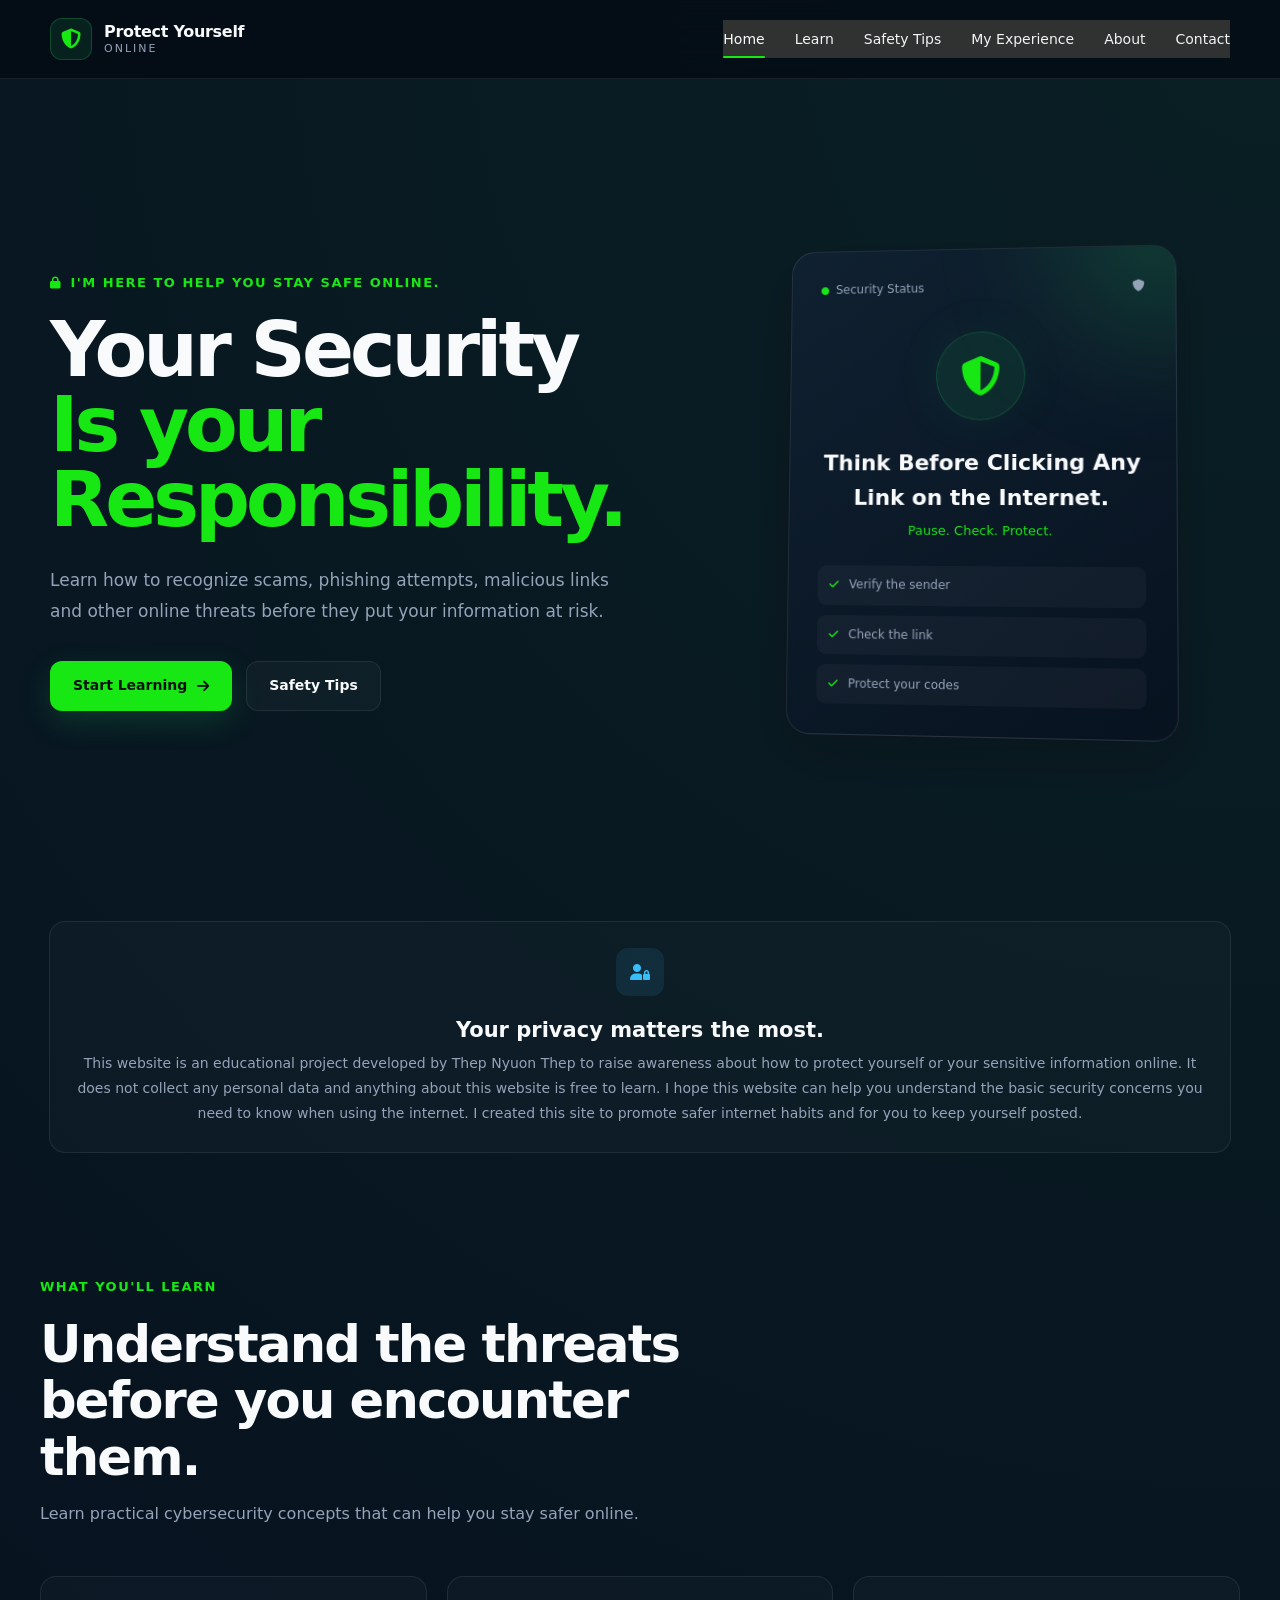
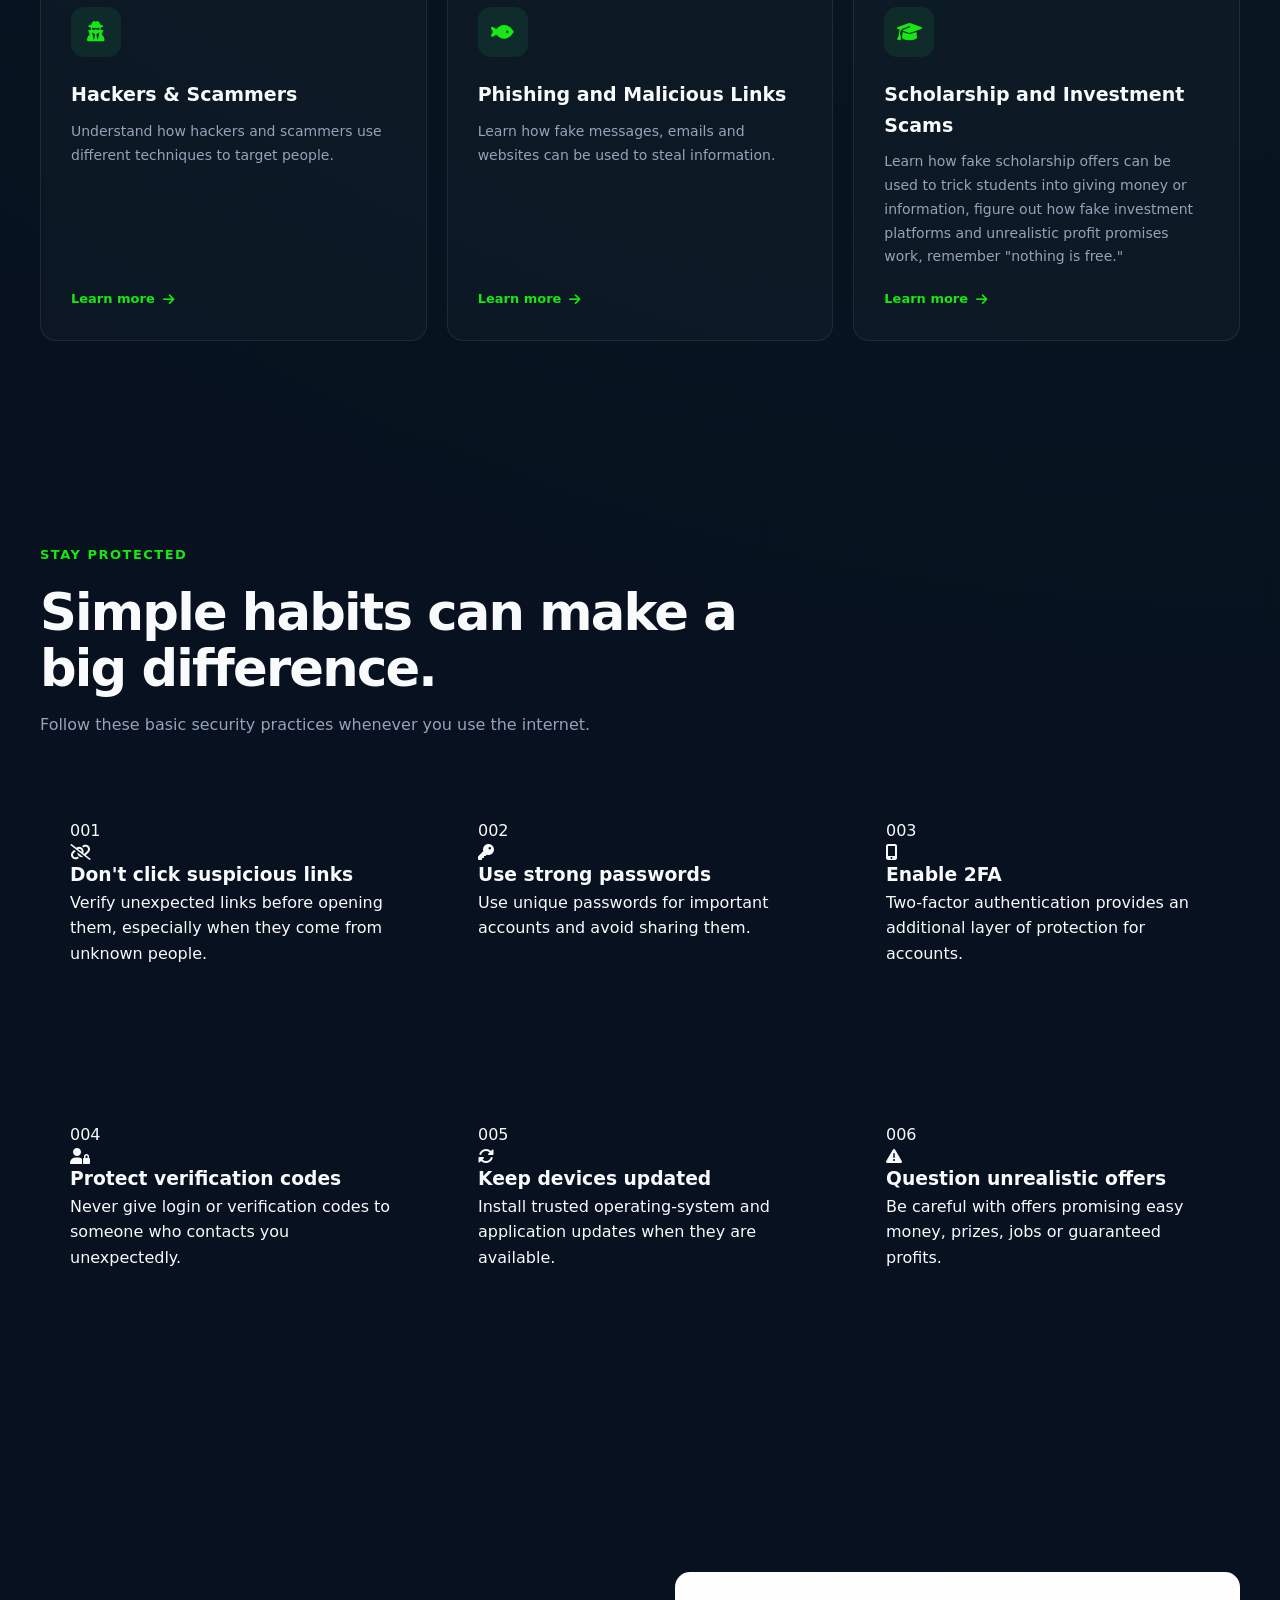
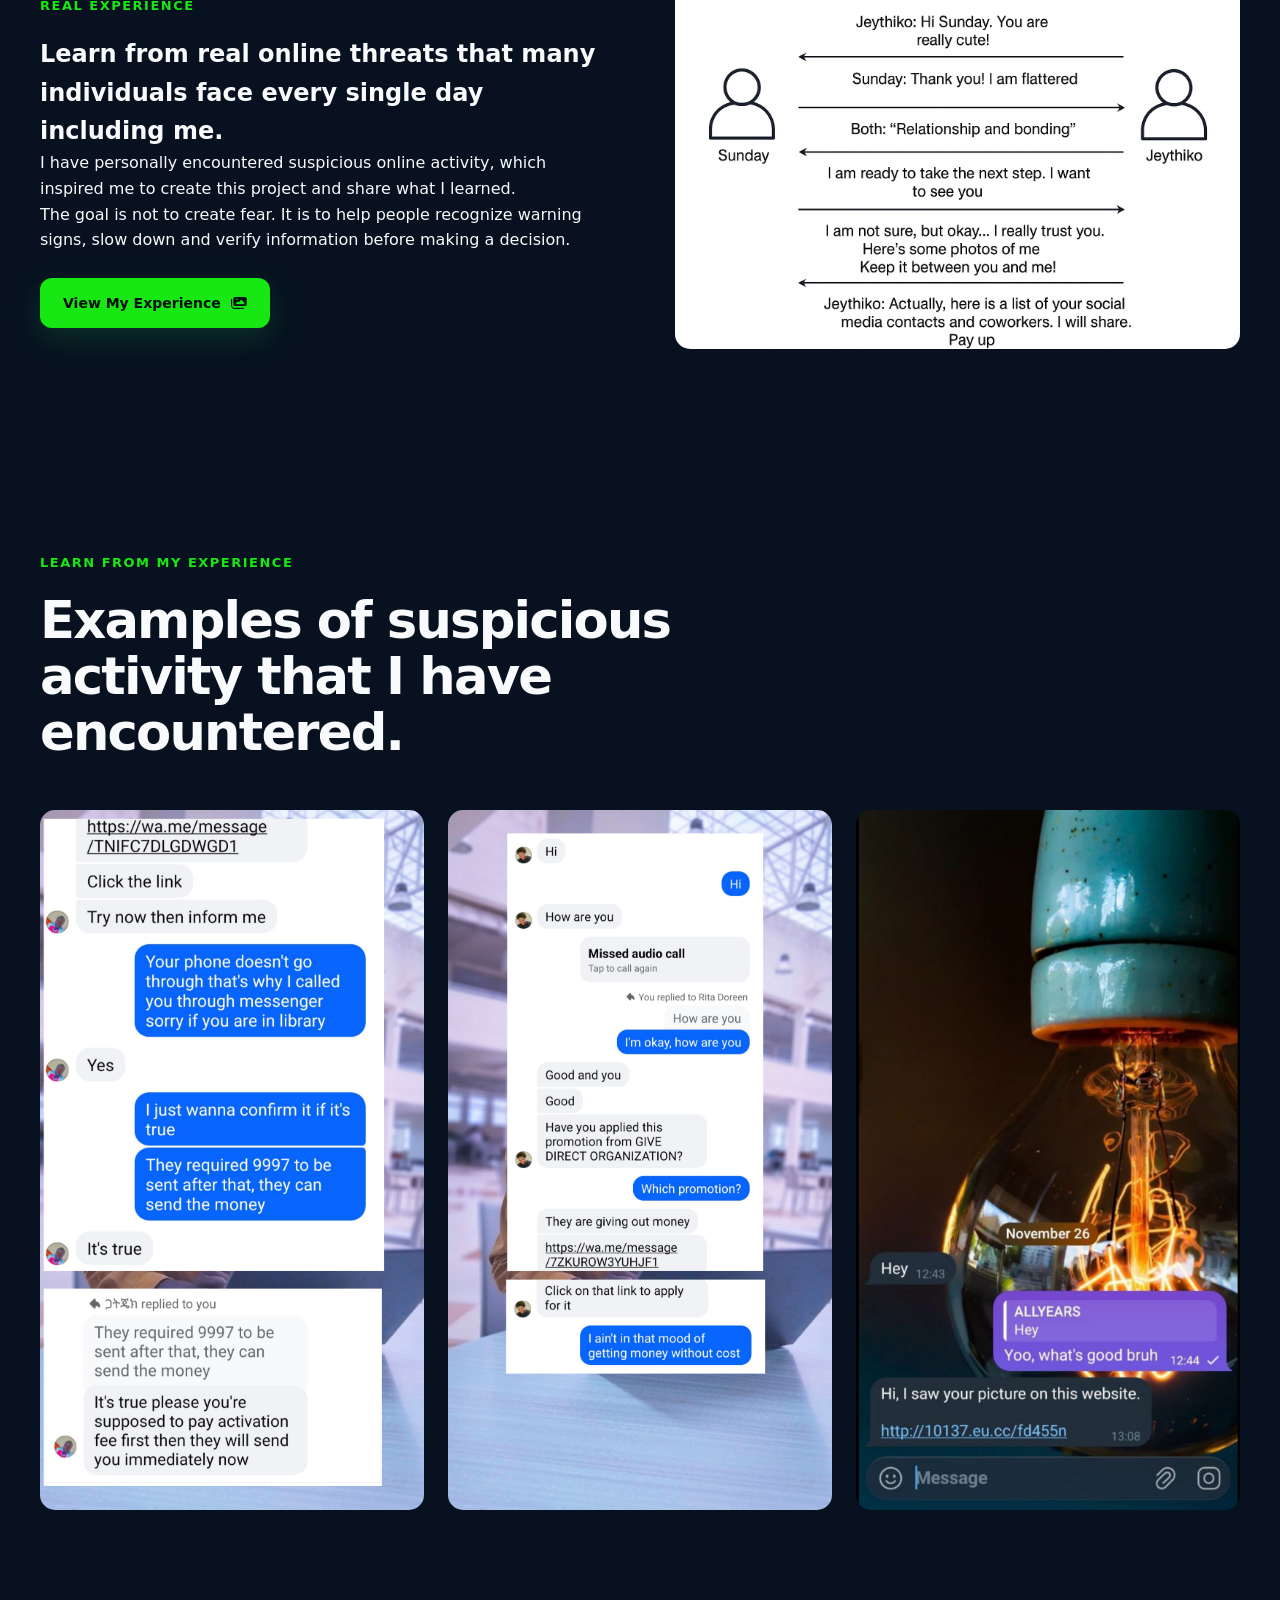
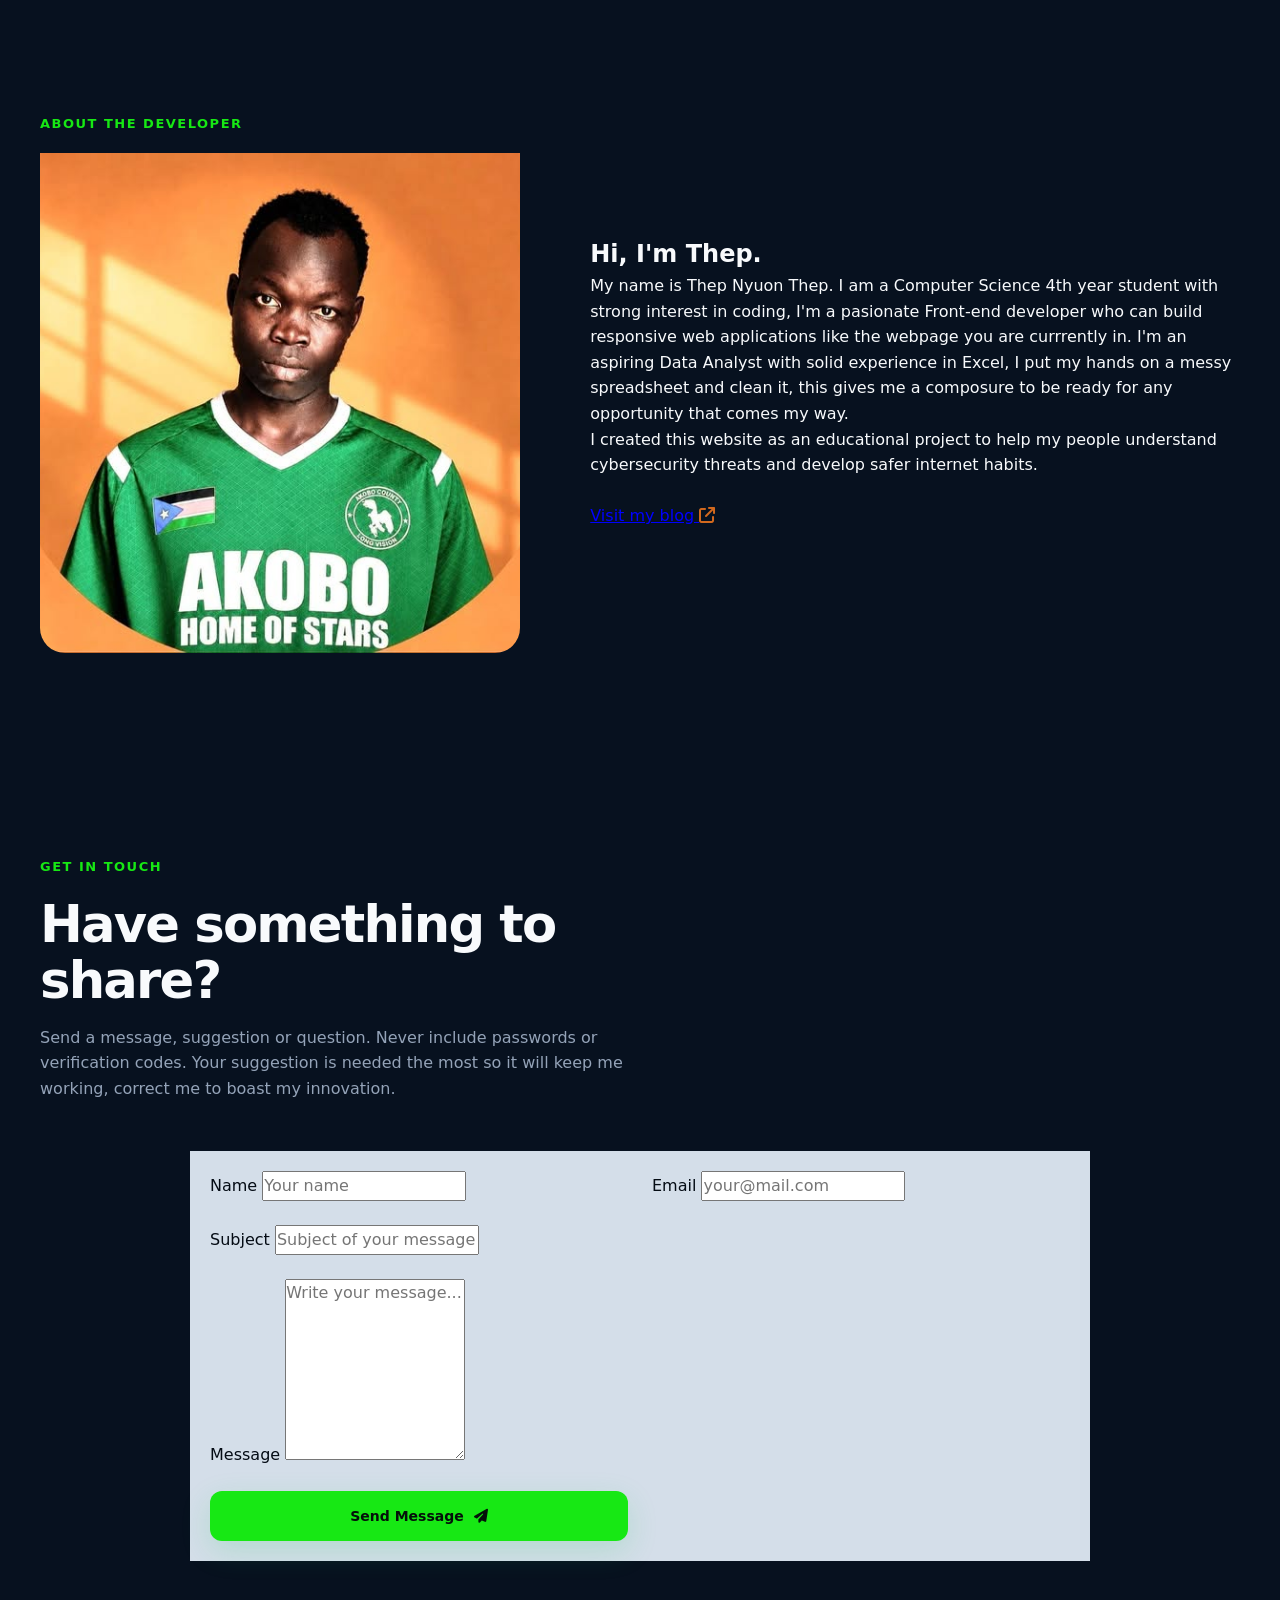
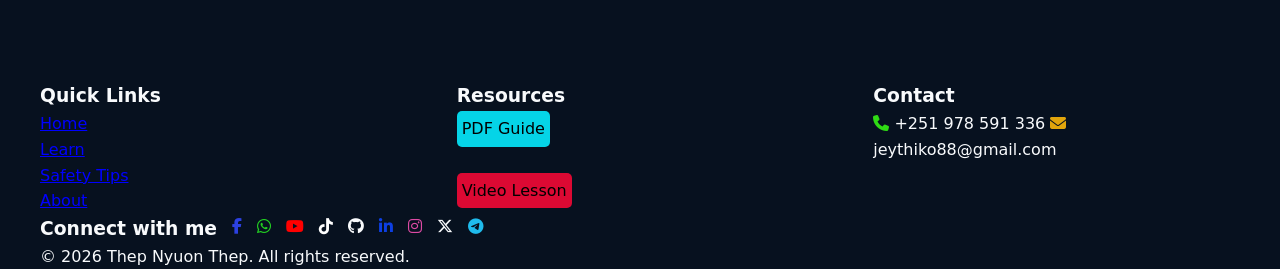
<file: index.html>
<!DOCTYPE html>
<html lang="en">

<head>
    <meta charset="UTF-8">

    <!-- Makes the website responsive on phones -->
    <meta name="viewport" content="width=device-width, initial-scale=1.0">

    <!-- Website description for search engines -->
    <meta name="description"
        content="Protect Yourself Online — Learn practical cybersecurity awareness, online safety, phishing prevention, scam awareness and account security.">

    <meta name="author" content="Thep Nyuon Thep">

    <title>Protect Yourself Online | Thep Nyuon Thep - Cybersecurity Awareness</title>
    <link rel="icon" type="image/png" href=titleLogo.png>

    <!-- Font Awesome -->
    <link rel="stylesheet"
        href="https://cdnjs.cloudflare.com/ajax/libs/font-awesome/6.5.0/css/all.min.css">

    <!-- Our CSS — we'll build this next -->
    <link rel="stylesheet" href="style.css">
</head>

<body>

    <!-- HEADER -->
    <header class="site-header">

        <nav class="navbar">

            <!-- Website Logo / Brand -->
            <a href="#home" class="logo">

                <span class="logo-icon">
                    <i class="fa-solid fa-shield-halved"></i>
                </span>

                <span class="logo-text">
                    <strong>Protect Yourself</strong>
                    <small>Online</small>
                </span>

            </a>


            <!-- Mobile menu button -->
            <button class="menu-toggle" id="menuToggle">
                <i class="fa-solid fa-bars"></i>
            </button>


            <!-- Navigation -->
            <div class="nav-links" id="navLinks">

                <a href="#home" class="active">Home</a>

                <a href="#learn">Learn</a>

                <a href="#safety">Safety Tips</a>

                <a href="#experience">My Experience</a>

                <a href="#about">About</a>

                <a href="#contact">Contact</a>

            </div>

        </nav>

    </header>


    <!-- MAIN CONTENT -->

    <main>


        <!-- HERO SECTION -->

        <section class="hero" id="home">

            <div class="hero-content">

                <span class="hero-label">
                    <i class="fa-solid fa-lock"></i>
                    I'm here to help you stay safe online.
                </span>


                <h1>
                    Your Security
                    <span>Is your Responsibility.</span>
                </h1>


                <p>
                    Learn how to recognize scams, phishing attempts,
                    malicious links and other online threats before
                    they put your information at risk.
                </p>


                <div class="hero-buttons">

                    <a href="#learn" class="btn btn-primary">
                        Start Learning
                        <i class="fa-solid fa-arrow-right"></i>
                    </a>

                    <a href="#safety" class="btn btn-secondary">
                        Safety Tips
                    </a>

                </div>

            </div>


            <!-- Hero security visual -->

            <div class="hero-visual">

                <div class="security-card">

                    <div class="security-card-header">

                        <span>
                            <i class="fa-solid fa-circle"></i>
                            Security Status
                        </span>

                        <i class="fa-solid fa-shield"></i>

                    </div>


                    <div class="security-icon">

                        <i class="fa-solid fa-shield-halved"></i>

                    </div>


                    <h3>
                        Think Before Clicking Any Link on the Internet.
                    </h3>

                    <p>
                        Pause. Check. Protect.
                    </p>


                    <div class="security-checks">

                        <span>
                            <i class="fa-solid fa-check"></i>
                            Verify the sender
                        </span>

                        <span>
                            <i class="fa-solid fa-check"></i>
                            Check the link
                        </span>

                        <span>
                            <i class="fa-solid fa-check"></i>
                            Protect your codes
                        </span>

                    </div>

                </div>

            </div>

        </section>


        <!-- INTRO / PRIVACY -->

        <section class="privacy-section">

            <div class="privacy-box">

                <div class="privacy-icon">
                    <i class="fa-solid fa-user-lock"></i>
                </div>

                <div>

                    <h3>
                        Your privacy matters the most.
                    </h3>

                    <p>
                        This website is an educational project developed by Thep Nyuon Thep to raise awareness about how to protect yourself or 
                        your sensitive information online. It does not collect any personal data and anything about this website is free to 
                        learn. I hope this website can help you understand the basic security concerns you need to know when using the internet.
                        I created this site to promote safer internet habits and for you to keep yourself posted.
                    </p>

                </div>

            </div>

        </section>


        <!-- LEARNING SECTION -->

        <section class="section" id="learn">

            <div class="section-header">

                <span class="section-label">
                    What You'll Learn
                </span>

                <h2>
                    Understand the threats
                    before you encounter them.
                </h2>

                <p>
                    Learn practical cybersecurity concepts
                    that can help you stay safer online.
                </p>

            </div>


            <!-- Learning cards -->

            <div class="learning-grid">


                <!-- Card 1 -->

                <article class="learning-card">

                    <div class="card-icon">
                        <i class="fa-solid fa-user-secret"></i>
                    </div>

                    <h3>
                        Hackers & Scammers
                    </h3>

                    <p>
                        Understand how hackers and scammers
                        use different techniques to target people.
                    </p>

                    <a href="lesson1.html">
                        Learn more
                        <i class="fa-solid fa-arrow-right"></i>
                    </a>

                </article>


                <!-- Card 2 -->

                <article class="learning-card">

                    <div class="card-icon">
                        <i class="fa-solid fa-fish"></i>
                    </div>

                    <h3>
                        Phishing and Malicious Links
                    </h3>

                    <p>
                        Learn how fake messages, emails and websites
                        can be used to steal information.
                    </p>

                    <a href="lesson2.html">
                        Learn more
                        <i class="fa-solid fa-arrow-right"></i>
                    </a>

                </article>


                <!-- Card 3 -->

                <article class="learning-card">

                    <div class="card-icon">
                        <i class="fa-solid fa-graduation-cap"></i>
                    </div>

                    <h3>
                        Scholarship and Investment Scams
                    </h3>

                    <p>
                        Learn how fake scholarship offers can be used
                        to trick students into giving money or information, figure out how fake investment
                        platforms and unrealistic profit promises work, remember "nothing is free."
                    </p>
                    <a href="lesson3.html">
                        Learn more
                        <i class="fa-solid fa-arrow-right"></i>
                    </a>

                </article>


            

        </section>


        <!-- SAFETY TIPS -->

        <section class="section safety-section" id="safety">

            <div class="section-header">

                <span class="section-label">
                    Stay Protected
                </span>

                <h2>
                    Simple habits can make
                    a big difference.
                </h2>

                <p>
                    Follow these basic security practices
                    whenever you use the internet.
                </p>

            </div>


            <div class="safety-grid">


                <article class="safety-card">

                    <span class="safety-number">001</span>

                    <i class="fa-solid fa-link-slash"></i>

                    <h3>
                        Don't click suspicious links
                    </h3>

                    <p>
                        Verify unexpected links before opening
                        them, especially when they come from
                        unknown people.
                    </p>

                </article>


                <article class="safety-card">

                    <span class="safety-number">002</span>

                    <i class="fa-solid fa-key"></i>

                    <h3>
                        Use strong passwords
                    </h3>

                    <p>
                        Use unique passwords for important
                        accounts and avoid sharing them.
                    </p>

                </article>


                <article class="safety-card">

                    <span class="safety-number">003</span>

                    <i class="fa-solid fa-mobile-screen-button"></i>

                    <h3>
                        Enable 2FA
                    </h3>

                    <p>
                        Two-factor authentication provides an
                        additional layer of protection for accounts.
                    </p>

                </article>


                <article class="safety-card">

                    <span class="safety-number">004</span>

                    <i class="fa-solid fa-user-lock"></i>

                    <h3>
                        Protect verification codes
                    </h3>

                    <p>
                        Never give login or verification codes
                        to someone who contacts you unexpectedly.
                    </p>

                </article>


                <article class="safety-card">

                    <span class="safety-number">005</span>

                    <i class="fa-solid fa-rotate"></i>

                    <h3>
                        Keep devices updated
                    </h3>

                    <p>
                        Install trusted operating-system and
                        application updates when they are available.
                    </p>

                </article>


                <article class="safety-card">

                    <span class="safety-number">006</span>

                    <i class="fa-solid fa-triangle-exclamation"></i>

                    <h3>
                        Question unrealistic offers
                    </h3>

                    <p>
                        Be careful with offers promising easy money,
                        prizes, jobs or guaranteed profits.
                    </p>

                </article>

            </div>

        </section>


        <!-- MY EXPERIENC -->

        <section class="section experience-section" id="experience">

            <div class="experience-content">

                <div class="experience-text">

                    <span class="section-label">
                        Real Experience
                    </span>

                    <h2>
                        Learn from real
                        online threats that many individuals face every single day including me.
                    </h2>

                    <p>
                        I have personally encountered suspicious
                        online activity, which inspired me to create
                        this project and share what I learned.
                    </p>

                    <p>
                        The goal is not to create fear. It is to help
                        people recognize warning signs, slow down and
                        verify information before making a decision.
                    </p>
<br>
                    <a href="#gallery" class="btn btn-primary">
                        View My Experience
                        <i class="fa-solid fa-images"></i>
                    </a>

                </div>


                <div class="experience-image">

                    <img
                        src="scammer.jpg"
                        alt="Cybersecurity scam awareness example"
                    >

                </div>

            </div>

        </section>


        <!-- GALLERY -->

        <section class="section gallery-section" id="gallery">

            <div class="section-header">

                <span class="section-label">
                    Learn from my experience
                </span>

                <h2>
                    Examples of suspicious activity that I have encountered.
                </h2>

            </div>


            <div class="gallery-grid">

                <img src="scam1.jpg"
                    alt="Scam awareness example">

                <img src="scam2.jpg"
                    alt="Scam awareness example">

                <img src="Telegram.jpg"
                    alt="Telegram scam awareness example">

            </div>

        </section>


        <!-- ABOUT -->

        <section class="section about-section" id="about">
            <div class="about-container">

                <div class="about-image">
                    <span class="section-label">
                    About The Developer
                </span>

                    <img
                        src="profile.jpg"
                        alt="Thep Nyuon Thep"
                    >

                </div>


                <div class="about-content">

                    <h2>
                        Hi, I'm Thep.
                    </h2>

                    <p>
                       My name is Thep Nyuon Thep. I am a Computer Science 4th year student
                        with strong interest in coding, I'm a pasionate Front-end developer 
                        who can build responsive web applications like the webpage you are 
                        currrently in. I'm an aspiring Data Analyst with solid experience in
                         Excel, I put my hands on a messy spreadsheet and clean it, this
                          gives me a composure to be ready for any opportunity that comes 
                          my way.
                    </p>

                    <p>
                        I created this website as an educational project to help my people
                         understand cybersecurity threats and develop safer internet habits.

                    </p>
<br>
                      <div class="blog">

                    <a
                        href="https://thepnyuonthep.blogspot.com"
                        target="_blank"
                        rel="noopener noreferrer"
                        class="text-link"
                    >
                        Visit my blog
                        <i class="fa-solid fa-arrow-up-right-from-square"></i>
                    </a>
             </div>

        </section>


        <!-- CONTACT -->

        <section class="section contact-section" id="contact">

            <div class="section-header">

                <span class="section-label">
                    Get In Touch
                </span>

                <h2>
                    Have something to share?
                </h2>

                <p>
                    Send a message, suggestion or question.
                    Never include passwords or verification codes. Your suggestion is needed the most so it will keep me working, correct me to boast my innovation.
                </p>

            </div>


            <form
               name="contact" netlify
                method="POST"
                class="contact-form"
            >

                <input
                    type="hidden"
                    name="_subject"
                    value="Protect Yourself Online — Website Message"
                >

                <input
                    type="hidden"
                    name="_captcha"
                    value="false"
                >


                <div class="form-group">

                    <label for="name">
                        Name
                    </label>

                    <input
                        type="text"
                        id="name"
                        name="name"
                        placeholder="Your name"
                        required
                    >

                </div>


                <div class="form-group">

                    <label for="email">
                        Email
                    </label>

                    <input
                        type="email"
                        id="email"
                        name="email"
                        placeholder="your@mail.com"
                        required
                    >

                </div>


                <div class="form-group full">

                    <label for="subject">
                        Subject
                    </label>

                    <input
                        type="text"
                        id="subject"
                        name="subject"
                        placeholder="Subject of your message"
                        required
                    >

                </div>


                <div class="form-group full">

                    <label for="message">
                        Message
                    </label>

                    <textarea
                        id="message"
                        name="message"
                        rows="7"
                        placeholder="Write your message..."
                        required
                    ></textarea>

                </div>


                <button
                    type="submit"
                    class="btn btn-primary"
                >
                    Send Message
                    <i class="fa-solid fa-paper-plane"></i>
                </button>

            </form>

        </section>

    </main>


    <!-- FOOTER -->

    <footer class="footer">

        <div class="footer-container">

            <div class="footer-column">
        
                <h3>Quick Links</h3>
<div class="quick-link">
                <a href="#home">Home</a>
                <br>
                <a href="#learn">Learn</a>
                <br>
                <a href="#safety">Safety Tips</a>
                <br>
                <a href="#about">About</a>
</div>
            </div>


            <div class="footer-column">

                <h3>Resources</h3>
             <button class="pdf-btn">
                <a href="HowDoIProtectMyselfOnTheInternet.pdf" download>
                    PDF Guide
                </a>
        </button>
                <br>
                <br>
           <button class="video-btn">
                <a href="open.mp4" download>
                    Video Lesson
                </a>

</button>

            </div>


            <div class="footer-column">

                <h3>Contact</h3>

                <a href="tel:+251978591336">
                    <i class="fa-solid fa-phone"></i>
                    +251 978 591 336
                </a>

                <a href="mailto:jeythiko88@gmail.com">
                    <i class="fa-solid fa-envelope"></i>
                    jeythiko88@gmail.com
                </a>

            </div>

        </div>


        <!-- Social media -->
         

        <div class="social-links">
            <h3>Connect with me</h3>
            <a href="https://www.facebook.com/thep.williams"
                target="_blank"
                rel="noopener noreferrer"
                aria-label="Facebook">
                <i class="fa-brands fa-facebook-f"></i>
            </a>

            <a href="https://wa.me/251978591336"
                target="_blank"
                rel="noopener noreferrer"
                aria-label="WhatsApp">
                <i class="fa-brands fa-whatsapp"></i>
            </a>

            <a href="https://www.youtube.com/@jeythiko"
                target="_blank"
                rel="noopener noreferrer"
                aria-label="YouTube">
                <i class="fa-brands fa-youtube"></i>
            </a>

            <a href="https://www.tiktok.com/@jeythiko"
                target="_blank"
                rel="noopener noreferrer"
                aria-label="TikTok">
                <i class="fa-brands fa-tiktok"></i>
            </a>

            <a href="https://github.com/jeythiko/Jeythiko88"
                target="_blank"
                rel="noopener noreferrer"
                aria-label="GitHub">
                <i class="fa-brands fa-github"></i>
            </a>

            <a href="https://www.linkedin.com/in/thep-williams888"
                target="_blank"
                rel="noopener noreferrer"
                aria-label="LinkedIn">
                <i class="fa-brands fa-linkedin-in"></i>
            </a>

            <a href="https://www.instagram.com/jeythiko"
                target="_blank"
                rel="noopener noreferrer"
                aria-label="Instagram">
                <i class="fa-brands fa-instagram"></i>
            </a>

            <a href="https://twitter.com/ThepWilliam"
                target="_blank"
                rel="noopener noreferrer"
                aria-label="X">
                <i class="fa-brands fa-x-twitter"></i>
            </a>

            <a href="https://t.me/jeythiko"
                target="_blank"
                rel="noopener noreferrer"
                aria-label="Telegram">
                <i class="fa-brands fa-telegram"></i>
            </a>

        </div>


        <div class="footer-bottom">

            <p>
                © 2026 Thep Nyuon Thep.
                All rights reserved.
            </p>

        </div>

    </footer>
</section>

    <!-- JavaScript -->
    <script src="script.js"></script>

</body>

</html>
</file>
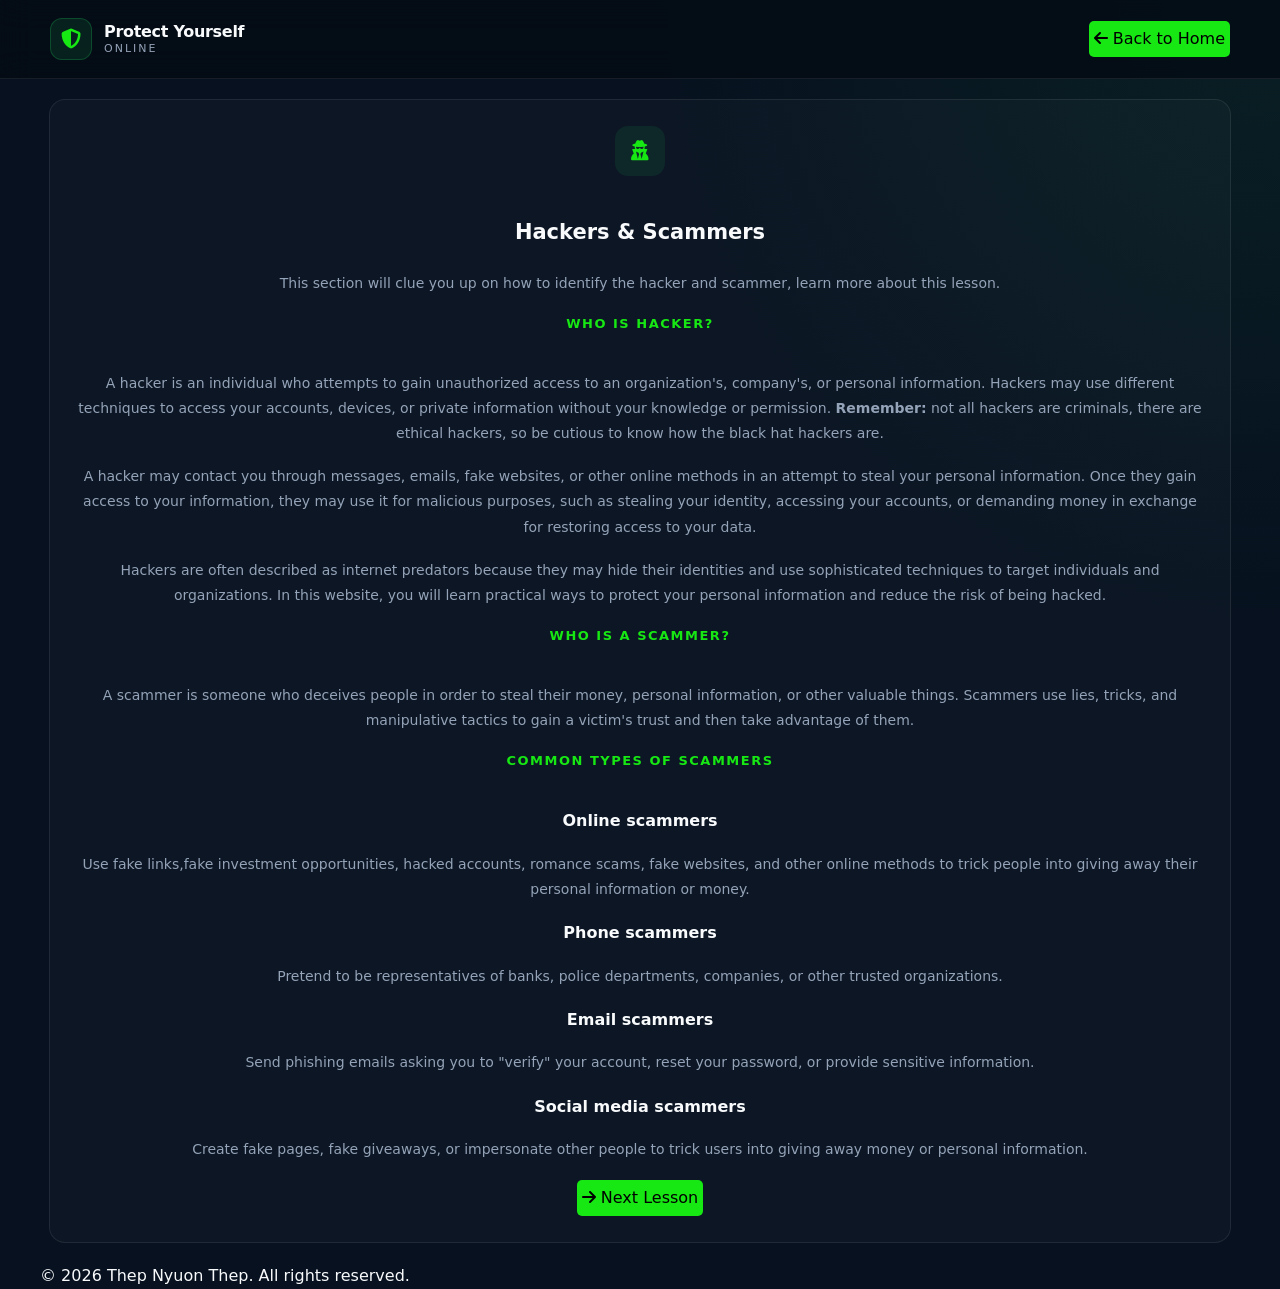
<file: lesson1.html>
<!DOCTYPE html>
<html lang="en">

<head>

    <meta charset="UTF-8">

    <meta name="viewport"
        content="width=device-width, initial-scale=1.0">

    <meta name="description"
        content="Cybersecurity awareness lessons about hackers, scammers, phishing, malicious links, account security, scholarship scams and investment scams.">

    <title>Cybersecurity Lessons | Protect Yourself Online</title>
    <link rel="icon" type="image/png" href=titleLogo.png>

    <!-- Font Awesome -->
    <link
        rel="stylesheet"
        href="https://cdnjs.cloudflare.com/ajax/libs/font-awesome/6.5.0/css/all.min.css">

    <!-- Main website CSS -->
    <link rel="stylesheet" href="style.css">

</head>


<body>


    <!-- HEADER -->

    <header class="site-header">

        <nav class="navbar">

            <a href="index.html" class="logo">

                <span class="logo-icon">
                    <i class="fa-solid fa-shield-halved"></i>
                </span>

                <span class="logo-text">

                    <strong>Protect Yourself</strong>

                    <small>Online</small>

                </span>

            </a>


            <a href="index.html" class="lesson-back">

               <button>
                <i class="fa-solid fa-arrow-left"></i>

                Back to Home
                </button>

            </a>

        </nav>

    </header>



    <!-- LESSONS -->

    <main class="lessons-page">


        <!-- LESSON 1 -->
         <section
            class="lesson-section"
            id="phishing">

            <!-- Phishing lesson will go here -->
              <section class="privacy-section">

            <div class="privacy-box">
              <div class="card-icon">
                        <i class="fa-solid fa-user-secret"></i>
                    </div>

                    <h3>
                        Hackers & Scammers
                    </h3>
                    <p>This section will clue you up on how to identify the hacker and scammer, learn more about this lesson. </p>
                <span class="section-label">
                        Who is hacker?
                    </span>
                    <p>
                        A hacker is an individual who attempts to gain unauthorized access to an organization's,
                         company's, or personal information. Hackers may use different techniques to access your 
                         accounts, devices, or private information without your knowledge or permission.
                        <strong>Remember:</strong> not all hackers are criminals, there are ethical hackers, so be cutious to know how the black hat hackers are.
                    </p>
                    <p>
                        A hacker may contact you through messages, emails, fake websites, or other online methods
                         in an attempt to steal your personal information. Once they gain access to your information,
                          they may use it for malicious purposes, such as stealing your identity, accessing your accounts, 
                          or demanding money in exchange for restoring access to your data.
                    </p>
                    <p>
                        Hackers are often described as internet predators because they may hide their identities
                         and use sophisticated techniques to target individuals and organizations. In this website,
                          you will learn practical ways to protect your personal information and reduce the risk of
                           being hacked.
                    </p>
            <span class="section-label">
                        Who Is a Scammer?
                    </span>
                    <p>
                        A scammer is someone who deceives people in order to steal their money, personal 
                        information, or other valuable things. Scammers use lies, tricks, and manipulative
                         tactics to gain a victim's trust and then take advantage of them.
                    </p>
                    <span class="section-label">
                        Common Types of Scammers
                    </span>
                    
                        
                            <strong>Online scammers </strong> <p>Use fake links,fake investment opportunities, hacked accounts, romance scams, fake websites, and other online methods to trick people into giving away their personal information or money.</p>
                        
                            <strong>Phone scammers </strong> <p>Pretend to be representatives of banks, police departments, companies, or other trusted organizations.</p>

                            <strong>Email scammers </strong> <p>Send phishing emails asking you to "verify" your account, reset your password, or provide sensitive information.</p>
                    
                           <strong>Social media scammers </strong> <p>Create fake pages, fake giveaways, or impersonate other people to trick users into giving away money or personal information.</p>
                        
                    <a href="lesson2.html" class="lesson-back">
              <button>
                <i class="fa-solid fa-arrow-right"></i>

                Next Lesson
                </button>
                </div>
            </div>

        </section>
        
        </section>

    </main>


    <!-- FOOTER -->

    <footer class="footer">

        <div class="footer-bottom">

            <p>
                © 2026 Thep Nyuon Thep.
                All rights reserved.
            </p>
        </div>

    </footer>



    <script src="script.js"></script>

</body>

</html>
</file>
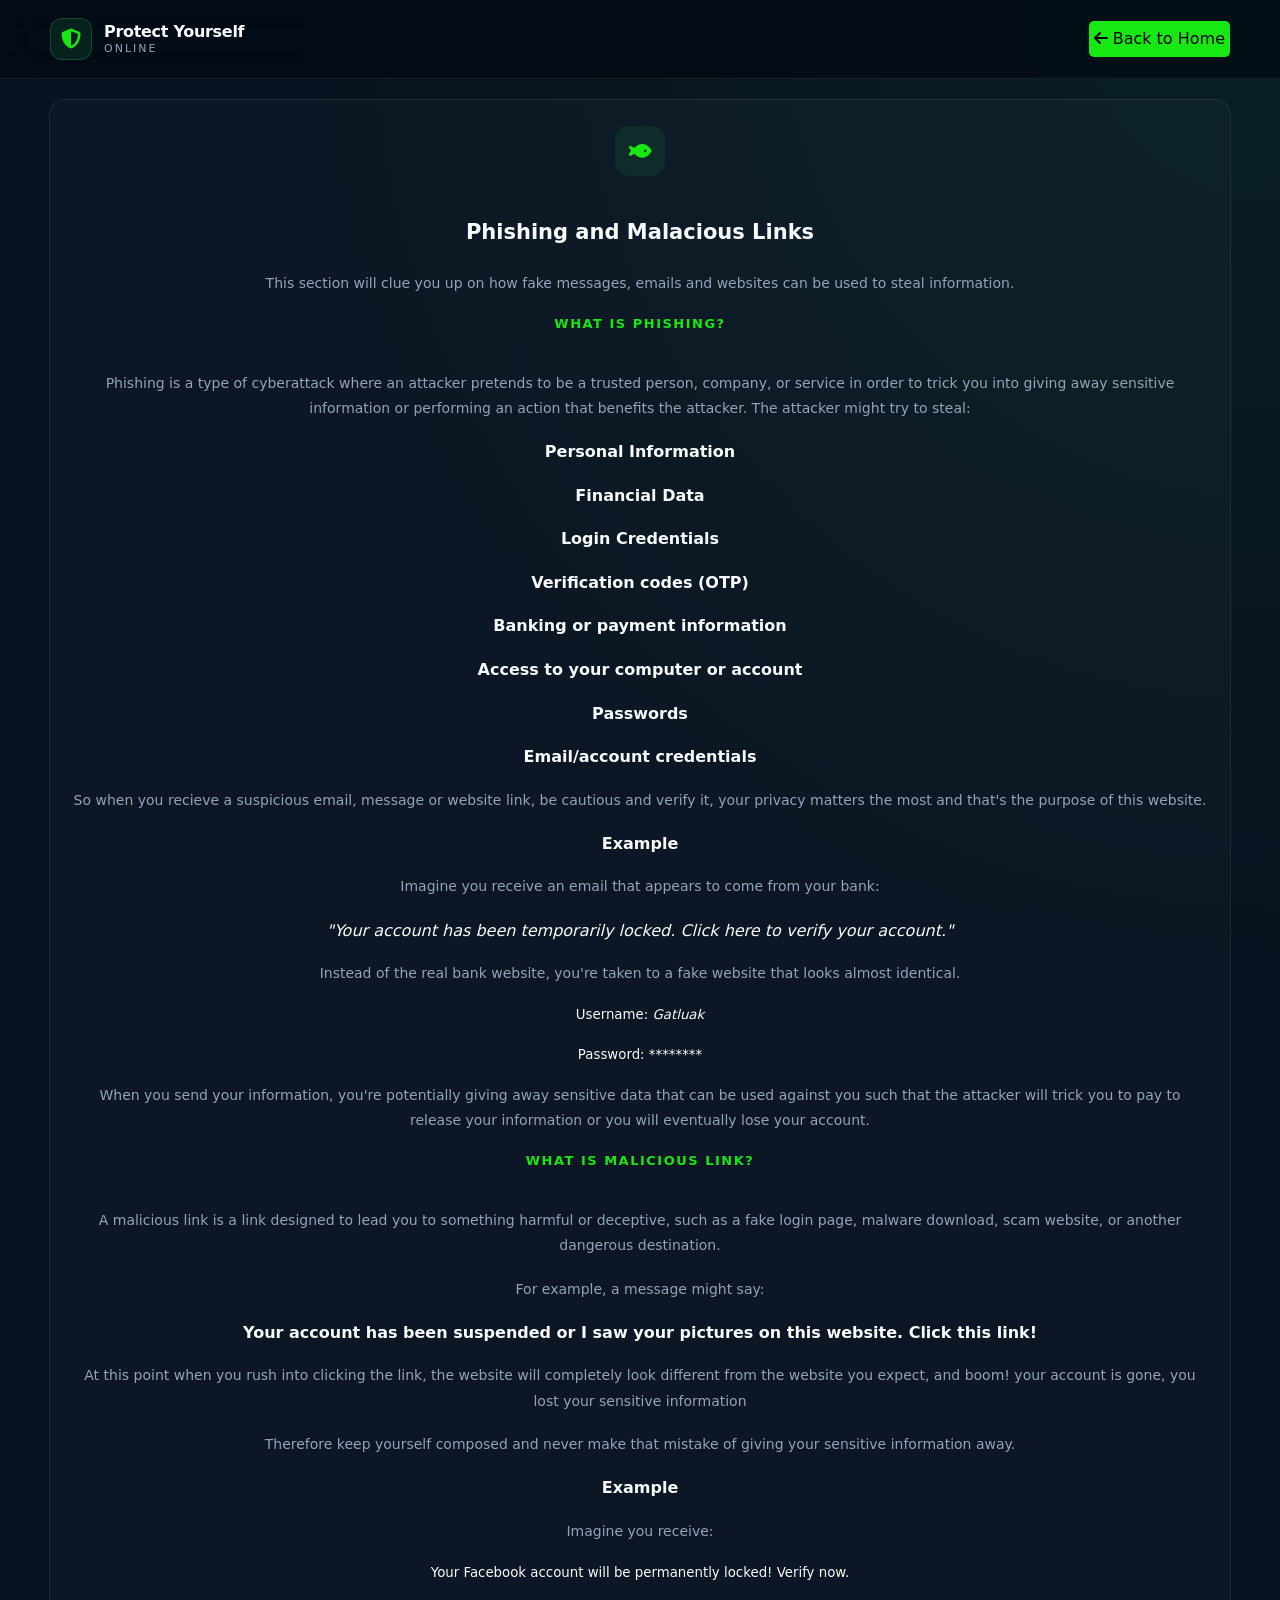
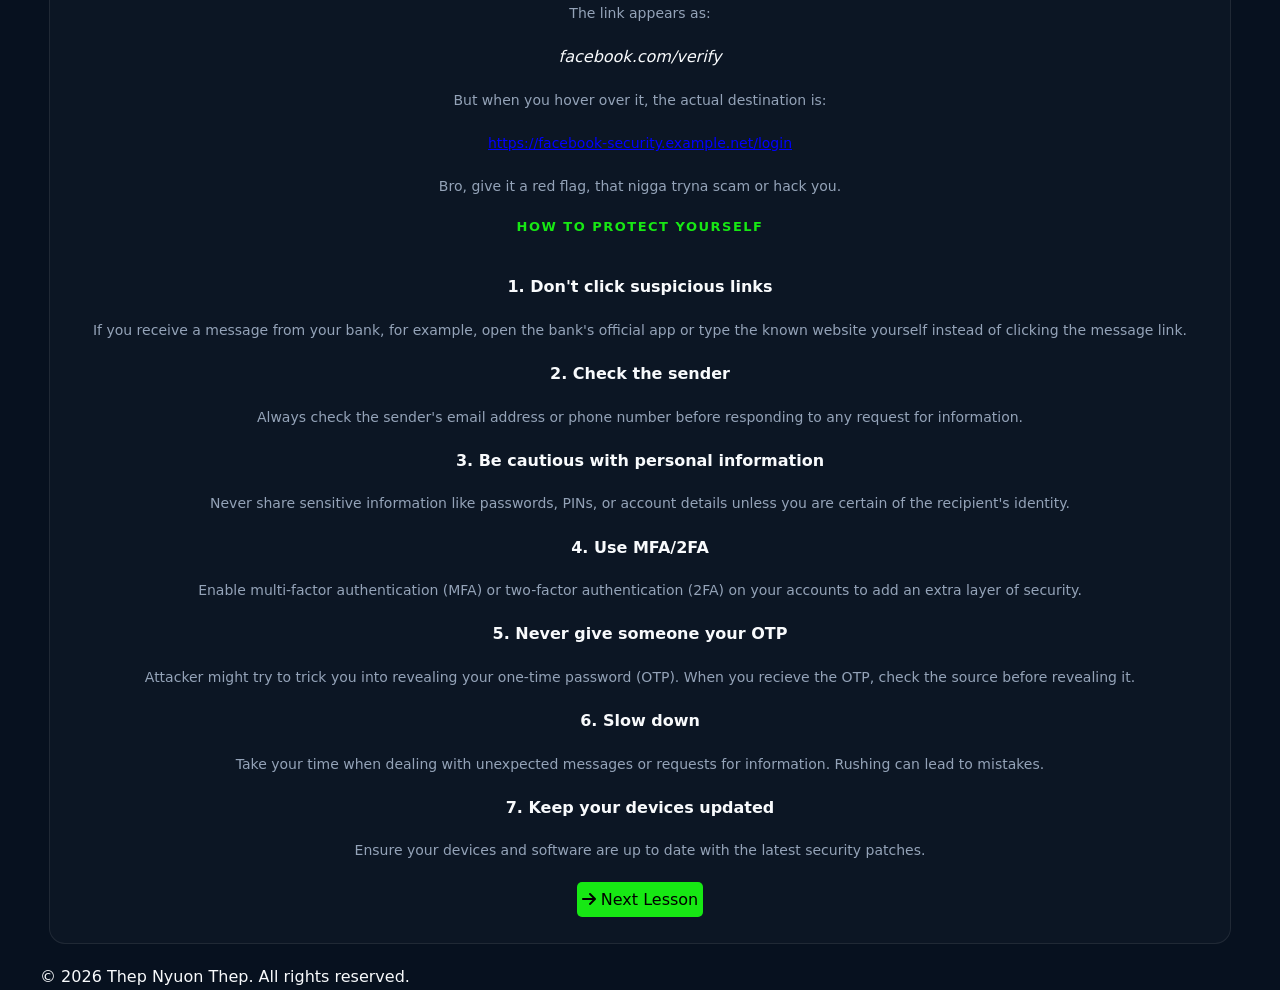
<file: lesson2.html>
<!DOCTYPE html>
<html lang="en">

<head>

    <meta charset="UTF-8">

    <meta name="viewport"
        content="width=device-width, initial-scale=1.0">

    <meta name="description"
        content="Cybersecurity awareness lessons about hackers, scammers, phishing, malicious links, account security, scholarship scams and investment scams.">

    <title>Cybersecurity Lessons | Protect Yourself Online</title>
    <link rel="icon" type="image/png" href=titleLogo.png>

    <!-- Font Awesome -->
    <link
        rel="stylesheet"
        href="https://cdnjs.cloudflare.com/ajax/libs/font-awesome/6.5.0/css/all.min.css">

    <!-- Main website CSS -->
    <link rel="stylesheet" href="style.css">

</head>


<body>


    <!-- HEADER -->

    <header class="site-header">

        <nav class="navbar">

            <a href="index.html" class="logo">

                <span class="logo-icon">
                    <i class="fa-solid fa-shield-halved"></i>
                </span>

                <span class="logo-text">

                    <strong>Protect Yourself</strong>

                    <small>Online</small>

                </span>

            </a>


            <a href="index.html" class="lesson-back">

               <button>
                <i class="fa-solid fa-arrow-left"></i>

                Back to Home
                </button>

            </a>

        </nav>

    </header>



    <!-- LESSONS -->

    <main class="lessons-page">


        <!-- LESSON 2 -->

        <section
            class="lesson-section"
            id="phishing">

            <section class="privacy-section">

            <div class="privacy-box">
              <div class="card-icon">
                        <i class="fa-solid fa-fish"></i>
                    </div>

                    <h3>
                        Phishing and Malacious Links
                    </h3>
                    <p>This section will clue you up on how fake messages, emails and websites can be used to steal information. </p>
                <span class="section-label">
                        What is Phishing?
                    </span>
                    <p>
                        Phishing is a type of cyberattack where an attacker pretends to be a trusted person, company, 
                        or service in order to trick you into giving away sensitive information or performing an action 
                        that benefits the attacker.
                        The attacker might try to steal:
                    </p>
                    
                        <strong>Personal Information</strong>
                        <strong>Financial Data</strong>
                        <strong>Login Credentials</strong>
                        <strong>Verification codes (OTP)</strong>
                        <strong>Banking or payment information</strong>
                        <strong>Access to your computer or account</strong>
                        <strong>Passwords</strong>
                        <strong>Email/account credentials</strong>
                    
<p>So when you recieve a suspicious email, message or website link, be cautious and verify it, your privacy matters the most and that's the purpose of this website.</p>
      <strong>Example</strong>
      <p>Imagine you receive an email that appears to come from your bank:</p>
      <em>"Your account has been temporarily locked. Click here to verify your account."</em>
      <p>Instead of the real bank website, you're taken to a fake website that looks almost identical.</p>
      <small>Username: <i>Gatluak</i></small>
      <small>Password: ********</small>
      <p>When you send your information, you're potentially giving away sensitive data that
         can be used against you such that the attacker will trick you to pay to release 
         your information or you will eventually lose your account.</p>
         <span class="section-label">
                    What is Malicious Link?
                    </span>
                    <p>A malicious link is a link designed to lead you to something harmful 
                        or deceptive, such as a fake login page, malware download, scam 
                        website, or another dangerous destination.</p>
                <p>For example, a message might say:</p>
                <strong>Your account has been suspended or I saw your pictures on this website. Click this link!</strong>
                <p>At this point when you rush into clicking the link, the website will completely look different from the website you expect, and boom! your account is gone, you lost your sensitive information</p>
                <p>Therefore keep yourself composed and never make that mistake of giving your sensitive information away.</p>
                <strong>Example</strong>
                <p>Imagine you receive:</p>
                <small>Your Facebook account will be permanently locked! Verify now.</small>
                <p>The link appears as:</p>
                <i>facebook.com/verify</i>
                <p>But when you hover over it, the actual destination is:</p>
                <p style="text-decoration:underline; color: blue;" >https://facebook-security.example.net/login</p>
                <p>Bro, give it a red flag, that nigga tryna scam or hack you.</p>
            
      <span class="section-label">
                        How to Protect Yourself
                    </span>
                    <strong>1. Don't click suspicious links</strong>
                    <p>If you receive a message from your bank, for example, open the bank's 
                        official app or type the known website yourself instead of clicking the
                         message link.</p>
                    <strong>2. Check the sender</strong>
                    <p>Always check the sender's email address or phone number before 
                        responding to any request for information.</p>
                    <strong>3. Be cautious with personal information</strong>
                    <p>Never share sensitive information like passwords, PINs, or account details unless you are certain of the recipient's identity.</p>
                    <strong>4. Use MFA/2FA</strong>
                    <p>Enable multi-factor authentication (MFA) or two-factor authentication (2FA)
                         on your accounts to add an extra layer of security.</p>
                    <strong>5. Never give someone your OTP</strong>
                    <p>Attacker might try to trick you into revealing your one-time 
                        password (OTP). When you recieve the OTP, check the source before 
                        revealing it.</p>
                    <strong>6. Slow down</strong>
                    <p>Take your time when dealing with unexpected messages or requests for
                         information. Rushing can lead to mistakes.</p>
                    <strong>7. Keep your devices updated</strong>
                    <p>Ensure your devices and software are up to date with the latest security patches.</p>
 <a href="lesson3.html" class="lesson-back">
              <button>
                <i class="fa-solid fa-arrow-right"></i>

                Next Lesson
                </button>
</section>



            </a>
        </section>


    <!-- FOOTER -->

    <footer class="footer">

        <div class="footer-bottom">

            <p>
                © 2026 Thep Nyuon Thep.
                All rights reserved.
            </p>
        </div>

    </footer>



    <script src="script.js"></script>

</body>

</html>
</file>
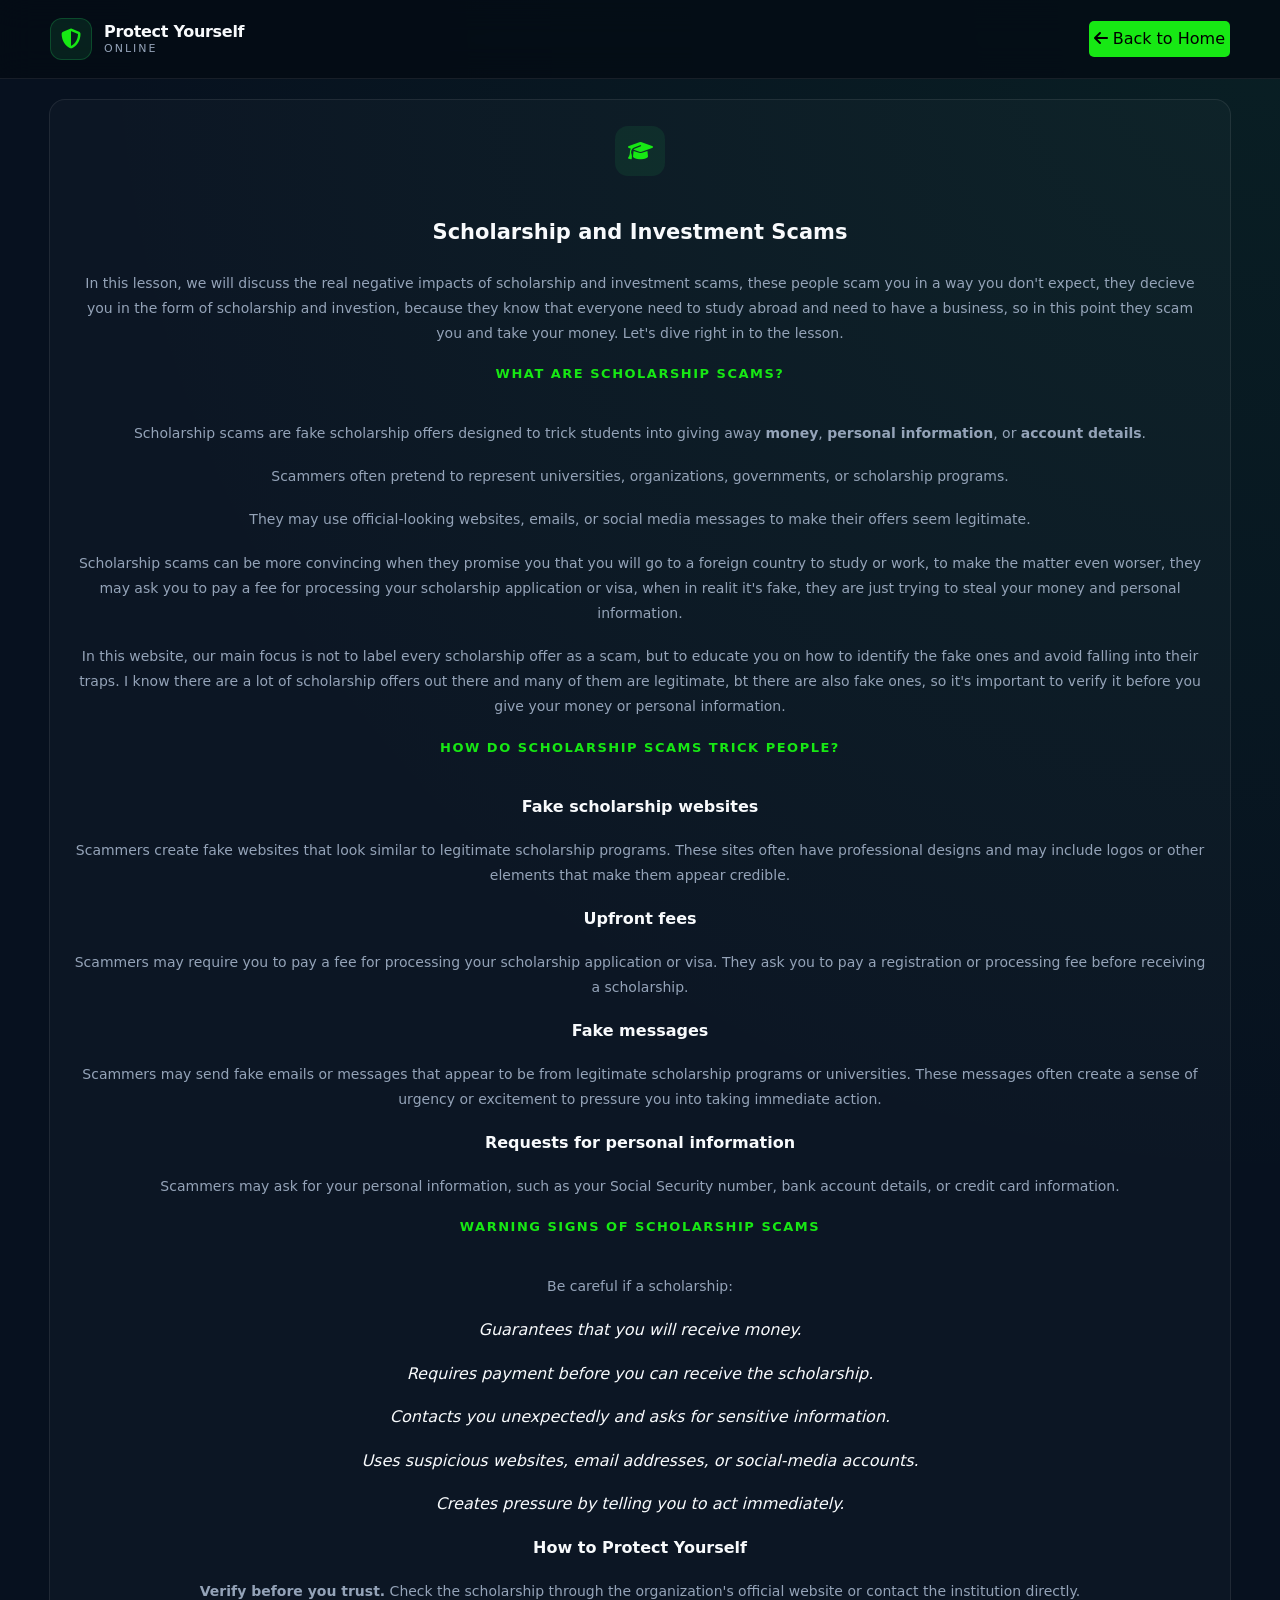
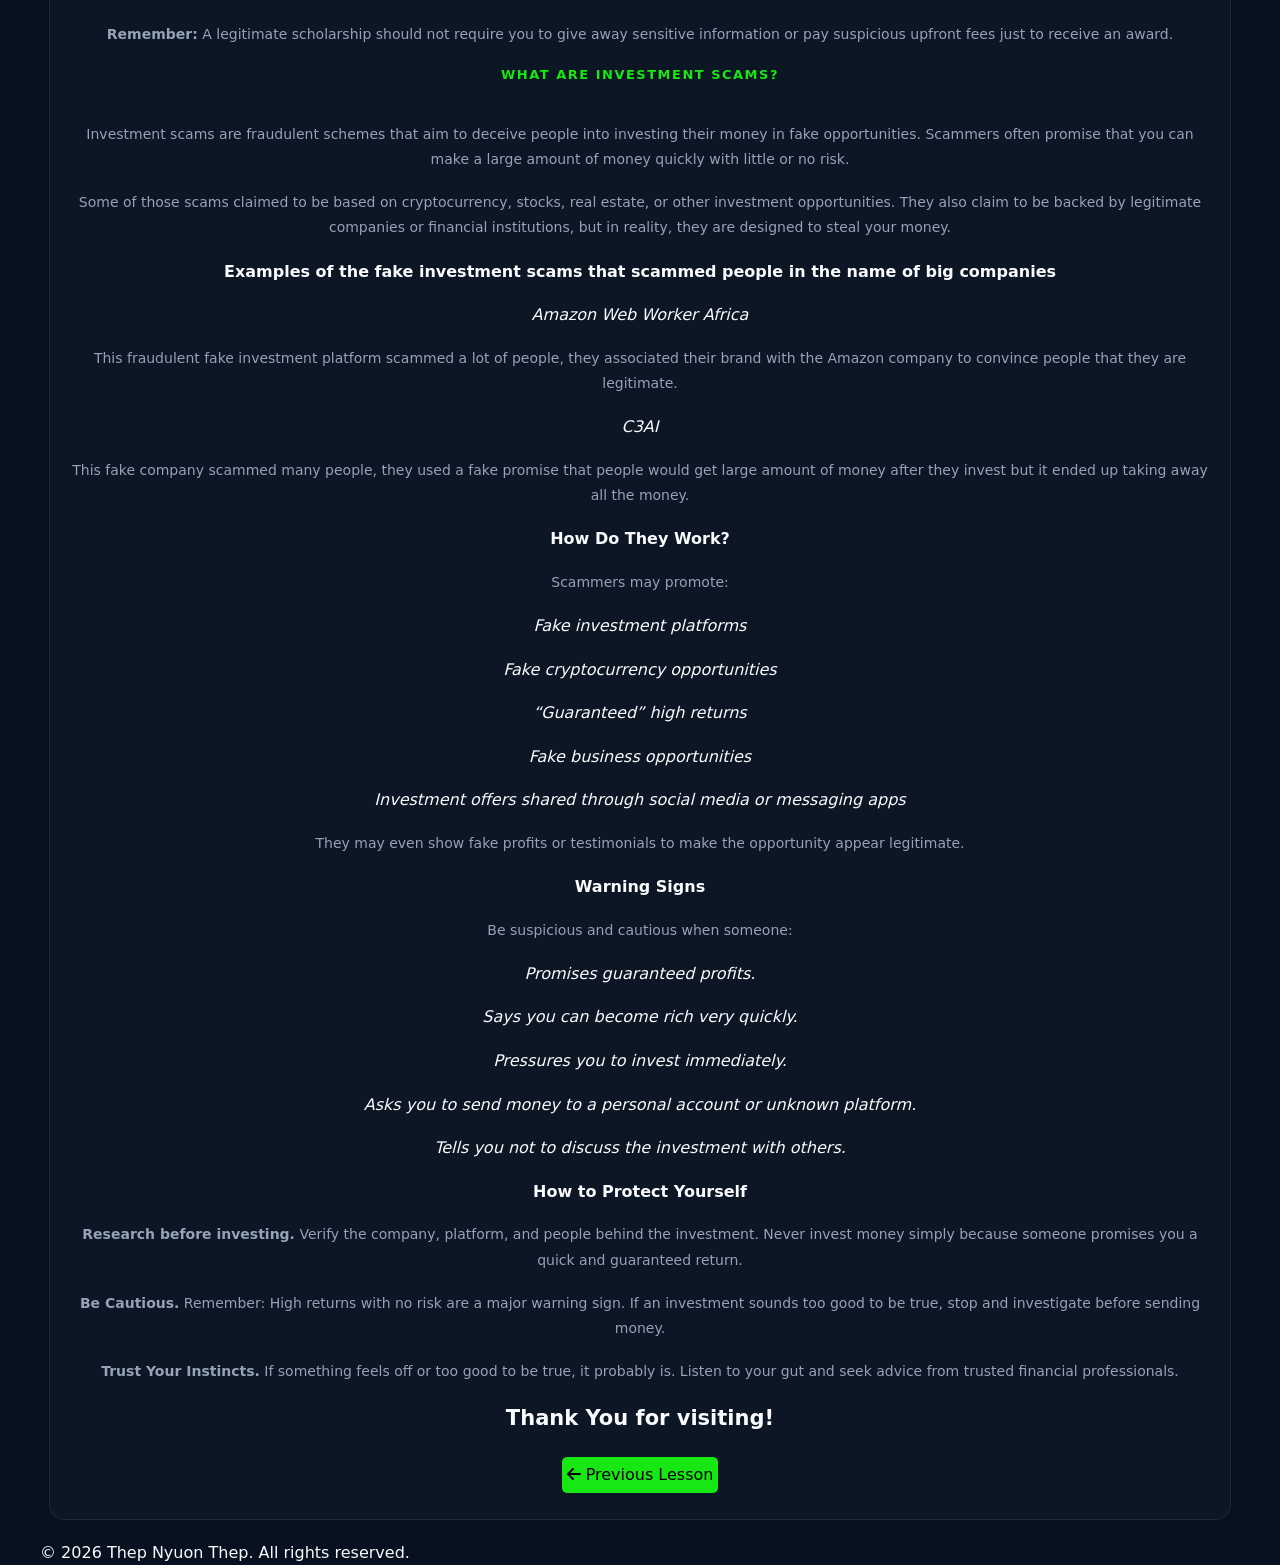
<file: lesson3.html>
<!DOCTYPE html>
<html lang="en">

<head>

    <meta charset="UTF-8">

    <meta name="viewport"
        content="width=device-width, initial-scale=1.0">

    <meta name="description"
        content="Cybersecurity awareness lessons about hackers, scammers, phishing, malicious links, account security, scholarship scams and investment scams.">

    <title>Cybersecurity Lessons | Protect Yourself Online</title>
    <link rel="icon" type="image/png" href=titleLogo.png>

    <!-- Font Awesome -->
    <link
        rel="stylesheet"
        href="https://cdnjs.cloudflare.com/ajax/libs/font-awesome/6.5.0/css/all.min.css">

    <!-- Main website CSS -->
    <link rel="stylesheet" href="style.css">

</head>


<body>


    <!-- HEADER -->

    <header class="site-header">

        <nav class="navbar">

            <a href="index.html" class="logo">

                <span class="logo-icon">
                    <i class="fa-solid fa-shield-halved"></i>
                </span>

                <span class="logo-text">

                    <strong>Protect Yourself</strong>

                    <small>Online</small>

                </span>

            </a>


            <a href="index.html" class="lesson-back">

                <button>
                <i class="fa-solid fa-arrow-left"></i>

                Back to Home
                </button>
            </a>

        </nav>

    </header>



    <!-- LESSONS -->

    <main class="lessons-page">



        <!-- LESSON 3 -->

        <section
            class="lesson-section"
            id="malicious-links">

              <section class="privacy-section">

            <div class="privacy-box">
              <div class="card-icon">
                        <i class="fa-solid fa-graduation-cap"></i>
                    </div>
                    <h3>
                        Scholarship and Investment Scams
                    </h3>
                   <p>In this lesson, we will discuss the real negative impacts of scholarship and investment scams, these people scam you in a way you don't expect, they decieve you in the form of 
                       scholarship and investion, because they know that everyone need to study abroad and need to have a business, so in this point they scam you and take your money. Let's dive 
                       right in to the lesson.</p>
                    </span>
                   <span class="section-label">
                       What Are Scholarship Scams?
                    </span>
                    <p>
                        Scholarship scams are fake scholarship offers designed to trick students into giving away <strong>money</strong>,
                         <strong>personal information</strong>, or <strong>account details</strong>.
                    </p>
                    <p>
                        Scammers often pretend to represent universities, organizations, governments, or scholarship programs.
                    </p>
                    <p>
                        They may use official-looking websites, emails, or social media messages to make their offers seem legitimate.
                    </p>
                    <p>
                        Scholarship scams can be more convincing when they promise you that you will go to a foreign country to study or work, 
                        to make the matter even worser, they may ask you to pay a fee for processing your scholarship application or visa, when 
                        in realit it's fake, they are just trying to steal your money and personal information.
                    </p>
                    <p>
                        In this website, our main focus is not to label every scholarship offer as a scam, but to educate you on how 
                        to identify the fake ones and avoid falling into their traps. I know there are a lot of scholarship offers out 
                        there and many of them are legitimate, bt there are also fake ones, so it's important to verify it before you give 
                        your money or personal information.
                    </p>
                 <span class="section-label">
                       How Do Scholarship Scams Trick People?
                 </span>
                 <strong>Fake scholarship websites </strong>
                 <p>
                     Scammers create fake websites that look similar to legitimate scholarship programs.
                      These sites often have professional designs and may include logos or other elements that make them appear credible.
                 </p>
                 <strong>Upfront fees</strong>
                 <p>
                     Scammers may require you to pay a fee for processing your scholarship application or visa. They ask you to pay a 
                     registration or processing fee before receiving a scholarship. 
                 </p>
                 <strong>Fake messages </strong>
                 <p>
                     Scammers may send fake emails or messages that appear to be from legitimate scholarship programs or universities. 
                     These messages often create a sense of urgency or excitement to pressure you into taking immediate action.
                 </p>
                 <strong>Requests for personal information </strong>
                 <p>
                     Scammers may ask for your personal information, such as your Social Security number, bank account details, or credit card
                      information.
                 </p>
                 <span class="section-label">
                       Warning Signs of Scholarship Scams
                 </span>
                 <p>Be careful if a scholarship:</p>
                 
                    	<i>Guarantees that you will receive money.</i>
                        <i>Requires payment before you can receive the scholarship.</i>
                        <i>Contacts you unexpectedly and asks for sensitive information.</i>
                        <i>Uses suspicious websites, email addresses, or social-media accounts.</i>
                        <i>Creates pressure by telling you to act immediately.</i>
                 
         <strong>How to Protect Yourself</strong>
         <p>
           <strong>Verify before you trust.</strong> Check the scholarship through the organization's official website or contact the institution directly.
         </p>
        <p>
            <strong>Remember:</strong> A legitimate scholarship should not require you to give away sensitive information or pay suspicious upfront fees just to receive an award.
        </p>
        <span class="section-label">
                       What Are Investment Scams?
                    </span>
                    <p>Investment scams are fraudulent schemes that aim to deceive people into investing their money in fake opportunities. Scammers often promise that you can make a large amount of money quickly with little or no risk.</p>
                    <p>
                        Some of those scams claimed to be based on cryptocurrency, stocks, real estate, or other investment opportunities. They also claim to be backed by legitimate companies or financial institutions, but in reality, they are designed to steal your money.
                    </p>
                    <strong>Examples of the fake investment scams that scammed people in the name of big companies</strong>
                    <em>Amazon Web Worker Africa</em>
                    <p>This fraudulent fake investment platform scammed a lot of people, they associated their brand with the Amazon company to 
                        convince people that they are legitimate.</p>
                        <em>C3AI</em>
                        <p>This fake company scammed many people, they used a fake promise that people would get large amount of money after they invest but it ended up taking away all the money.</p>
                        <strong>How Do They Work?</strong>
                        <p>Scammers may promote:</p>
                        <em>Fake investment platforms</em> 
                        <em>Fake cryptocurrency opportunities</em>
                        <em>“Guaranteed” high returns</em> 
                        <em>Fake business opportunities</em> 
                        <em>Investment offers shared through social media or messaging apps</em> 
                        <p>They may even show fake profits or testimonials to make the opportunity appear legitimate.</p>
                        <strong>Warning Signs</strong>
                        <p>Be suspicious and cautious when someone:</p>
                        <em>Promises guaranteed profits.</em>
                        <em>Says you can become rich very quickly.</em>
                        <em>Pressures you to invest immediately.</em>
                        <em>Asks you to send money to a personal account or unknown platform.</em>
                        <em>Tells you not to discuss the investment with others.</em>
                    <strong>How to Protect Yourself</strong>
                    <p><strong>Research before investing.</strong> Verify the company, platform, and people behind the investment. Never invest money simply because someone promises you a quick and guaranteed return.</p>
                    <p><strong>Be Cautious.</strong> Remember: High returns with no risk are a major warning sign. If an investment sounds too good to be true, stop and investigate before sending money.</p>
                    <p><strong>Trust Your Instincts.</strong> If something feels off or too good to be true, it probably is. Listen to your gut and seek advice from trusted financial professionals.</p>
                    <h3>Thank You for visiting!</h3>

                    <a href="lesson2.html" class="lesson-back">
              <button>
                <i class="fa-solid fa-arrow-left"></i>

                Previous Lesson
                </button>
                </div>
            </div>

        </section>
        </section>

    <!-- FOOTER -->

    <footer class="footer">

        <div class="footer-bottom">

            <p>
                © 2026 Thep Nyuon Thep.
                All rights reserved.
            </p>
        </div>

    </footer>



    <script src="script.js"></script>

</body>

</html>
</file>
<file: style.css>
:root {

    /* Main colors */
    --bg-dark: #07111f;
    --bg-darker: #040b14;
    --bg-card: #0d1b2a;

    --primary: #17e814;
    --primary-dark: #081e22;

    --secondary: #38bdf8;

    --text-main: #f8fafc;
    --text-muted: #94a3b8;

    --border: rgba(255, 255, 255, 0.08);

    /* Effects */
    --shadow: 0 20px 50px rgba(15, 9, 9, 0.232);

    --radius-sm: 10px;
    --radius-md: 16px;
    --radius-lg: 24px;

    /* Layout */
    --container-width: 1180px;

    /* Transition */
    --transition: 0.3s ease;
}


/* 2. RESET */

* {
    margin: 0;
    padding: 0;
    box-sizing: border-box;
}


html {
    scroll-behavior: smooth;
}


body {

    font-family:
        Inter,
        system-ui,
        -apple-system,
        BlinkMacSystemFont,
        "Segoe UI",
        sans-serif;

    background:
        radial-gradient(
            circle at top right,
            rgba(34, 197, 94, 0.08),
            transparent 35%
        ),
        var(--bg-dark);

    color: var(--text-main);

    line-height: 1.6;

    min-height: 100vh;
}


/* Remove default link styling */

a {
    color: inherit;
    text-decoration: none;
}


/* Images */

img {
    max-width: 100%;
    display: block;
}


/* Buttons and form elements */

button,
input,
textarea {
    font: inherit;

}


/* 3. CONTAINER */

.navbar,
.hero,
.section,
.privacy-section,
.footer-container,
.footer-bottom,
.social-links {

    width: min(
        calc(100% - 40px),
        var(--container-width)
    );

    margin-inline: auto;
}


/* 4. HEADER */

.site-header {

    position: sticky;
    top: 0;

    z-index: 1000;

    background:
        rgba(4, 11, 20, 0.82);

    backdrop-filter: blur(16px);

    border-bottom:
        1px solid var(--border);
}


/* Navigation */

.navbar {

    min-height: 78px;

    display: flex;

    align-items: center;

    justify-content: space-between;
}


/* 5. LOGO */

.logo {

    display: inline-flex;

    align-items: center;

    gap: 12px;

    transition:
        transform var(--transition);
}


.logo:hover {
    transform: translateY(-2px);
}


.logo-icon {

    width: 42px;
    height: 42px;

    display: grid;

    place-items: center;

    border-radius: 12px;

    background:
        rgba(34, 197, 94, 0.12);

    border:
        1px solid rgba(34, 197, 94, 0.25);

    color: var(--primary);

    font-size: 20px;
}


.logo-text {

    display: flex;

    flex-direction: column;

    line-height: 1.1;
}


.logo-text strong {

    font-size: 16px;

    letter-spacing: -0.3px;
}


.logo-text small {

    color: var(--text-muted);

    font-size: 11px;

    margin-top: 3px;

    text-transform: uppercase;

    letter-spacing: 2px;
}


/* 6. NAVIGATION LINKS */

.nav-links {

    display: flex;

    align-items: center;

    gap: 30px;

    background: rgb(48, 50, 50);
}


.nav-links a {

    position: relative;

    color: rgb(240, 244, 245);

    font-size: 14px;

    font-weight: 500;

    padding: 8px 0;

    transition:
        color var(--transition);
}


.nav-links a:hover,
.nav-links a.active {

    color: rgb(21, 255, 0);color: var(--text-main);
}


/* Green underline */

.nav-links a::after {

    content: "";

    position: absolute;

    left: 0;
    bottom: 0;

    width: 0;
    height: 2px;

    background: var(--primary);

    border-radius: 10px;

    transition:
        width var(--transition);
}


.nav-links a:hover::after,
.nav-links a.active::after {

    width: 100%;
}


/* 7. MOBILE MENU BUTTON */

.menu-toggle {

    display: none;

    width: 42px;
    height: 42px;

    border: 1px solid var(--border);

    border-radius: 10px;

    background: var(--bg-card);

    color: var(--text-main);

    cursor: pointer;

    font-size: 18px;

    transition:
        background var(--transition),
        color var(--transition);
}


.menu-toggle:hover {

    background: var(--primary);

    color: #04100a;
}


/* 8. HERO SECTION */

.hero {

    min-height: calc(100vh - 78px);

    display: grid;

    grid-template-columns:
        1.1fr
        0.9fr;

    align-items: center;

    gap: 70px;

    padding-top: 80px;
    padding-bottom: 80px;
}


/* Hero content */

.hero-content {

    max-width: 650px;
}


/* Small label */

.hero-label,
.section-label {

    display: inline-flex;

    align-items: center;

    gap: 8px;

    color: var(--primary);

    font-size: 13px;

    font-weight: 700;

    text-transform: uppercase;

    letter-spacing: 1.5px;

    margin-bottom: 18px;
}


.hero-label i {
    font-size: 12px;
}


/* Hero heading */

.hero h1 {

    font-size: clamp(
        3rem,
        6vw,
        5.5rem
    );

    line-height: 0.98;

    letter-spacing: -4px;

    margin-bottom: 28px;
}


.hero h1 span {

    display: block;

    color: var(--primary);
}


/* Hero paragraph */

.hero-content > p {

    max-width: 580px;

    color: var(--text-muted);

    font-size: 17px;

    line-height: 1.8;

    margin-bottom: 34px;
}


/* 9. BUTTONS */

.hero-buttons {

    display: flex;

    align-items: center;

    gap: 14px;

    flex-wrap: wrap;
}


.btn {

    display: inline-flex;

    align-items: center;

    justify-content: center;

    gap: 10px;

    min-height: 50px;

    padding: 0 22px;

    border-radius: 12px;

    font-size: 14px;

    font-weight: 700;

    cursor: pointer;

    border: 1px solid transparent;

    transition:
        transform var(--transition),
        background var(--transition),
        border-color var(--transition),
        box-shadow var(--transition);
}


.btn:hover {

    transform: translateY(-3px);
}


.btn-primary {

    background: var(--primary);

    color: #04100a;

    box-shadow:
        0 10px 30px
        rgba(34, 197, 94, 0.18);
}


.btn-primary:hover {

    background: #4ade80;

    box-shadow:
        0 15px 35px
        rgba(34, 197, 94, 0.28);
}


.btn-secondary {

    background:
        rgba(255, 255, 255, 0.03);

    border-color: var(--border);

    color: var(--text-main);
}


.btn-secondary:hover {

    background:
        rgba(255, 255, 255, 0.07);

    border-color:
        rgba(255, 255, 255, 0.15);
}


/* 10. HERO SECURITY CARD  */

.hero-visual {

    display: flex;

    justify-content: center;

    perspective: 1000px;
}


.security-card {

    position: relative;

    width: min(
        100%,
        390px
    );

    padding: 30px;

    border-radius: var(--radius-lg);

    background:
        linear-gradient(
            145deg,
            rgba(15, 32, 49, 0.95),
            rgba(7, 17, 31, 0.95)
        );

    border:
        1px solid
        rgba(255, 255, 255, 0.1);

    box-shadow: var(--shadow);

    overflow: hidden;

    transform:
        rotateY(-5deg)
        rotateX(3deg);

    transition:
        transform 0.5s ease;
}


.security-card:hover {

    transform:
        rotateY(0)
        rotateX(0)
        translateY(-8px);
}


/* Green glow */

.security-card::before {

    content: "";

    position: absolute;

    width: 220px;
    height: 220px;

    top: -120px;
    right: -100px;

    background:
        rgba(34, 197, 94, 0.18);

    filter: blur(60px);

    border-radius: 50%;
}


/* Card header */

.security-card-header {

    position: relative;

    display: flex;

    align-items: center;

    justify-content: space-between;

    color: var(--text-muted);

    font-size: 12px;

    margin-bottom: 35px;
}


.security-card-header span {

    display: flex;

    align-items: center;

    gap: 7px;
}


.security-card-header span i {

    color: var(--primary);

    font-size: 8px;
}


/* Main security icon */

.security-icon {

    width: 90px;
    height: 90px;

    margin: 0 auto 25px;

    display: grid;

    place-items: center;

    border-radius: 50%;

    background:
        rgba(34, 197, 94, 0.1);

    border:
        1px solid
        rgba(34, 197, 94, 0.2);

    color: var(--primary);

    font-size: 40px;

    box-shadow:
        0 0 50px
        rgba(34, 197, 94, 0.08);
}


.security-card h3 {

    position: relative;

    text-align: center;

    font-size: 22px;

    margin-bottom: 5px;
}


.security-card > p {

    text-align: center;

    color: var(--primary);

    font-size: 13px;

    margin-bottom: 25px;
}


/* Security checks */

.security-checks {

    display: grid;

    gap: 10px;
}


.security-checks span {

    display: flex;

    align-items: center;

    gap: 10px;

    padding: 10px 12px;

    border-radius: 9px;

    background:
        rgba(255, 255, 255, 0.035);

    color: var(--text-muted);

    font-size: 12px;
}


.security-checks i {

    color: var(--primary);

    font-size: 11px;
}


/* 11. PRIVACY SECTION */

.privacy-section {

    padding-bottom: 70px;
}


.privacy-box {

    display: flex;

    align-items: center;

    gap: 18px;

    padding: 22px 25px;

    border:
        1px solid var(--border);

    border-radius: var(--radius-md);

    background:
        rgba(255, 255, 255, 0.025);
}


.privacy-icon {

    flex-shrink: 0;

    width: 48px;
    height: 48px;

    display: grid;

    place-items: center;

    border-radius: 12px;

    background:
        rgba(56, 189, 248, 0.1);

    color: var(--secondary);
}


.privacy-box h3 {

    font-size: 16px;

    margin-bottom: 3px;
}


.privacy-box p {

    color: var(--text-muted);

    font-size: 13px;
}


/* 12. GENERAL SECTIONS */

.section {

    padding-top: 100px;

    padding-bottom: 100px;
}


.section-header {

    max-width: 700px;

    margin-bottom: 50px;
}


.section-header h2 {

    font-size: clamp(
        2rem,
        4vw,
        3.4rem
    );

    line-height: 1.1;

    letter-spacing: -1.8px;

    margin-bottom: 16px;
}


.section-header p {

    color: var(--text-muted);

    font-size: 16px;

    max-width: 600px;
}


/* 13. LEARNING CARDS */

.learning-grid {

    display: grid;

    grid-template-columns:
        repeat(3, 1fr);

    gap: 20px;
}


.learning-card {

    position: relative;

    padding: 30px;

    min-height: 260px;

    display: flex;

    flex-direction: column;

    border:
        1px solid var(--border);

    border-radius: var(--radius-md);

    background:
        rgba(255, 255, 255, 0.025);

    overflow: hidden;

    transition:
        transform var(--transition),
        border-color var(--transition),
        background var(--transition);
}


.learning-card:hover {

    transform: translateY(-7px);

    border-color:
        rgba(34, 197, 94, 0.3);

    background:
        rgba(34, 197, 94, 0.04);
}


/* Card icon */

.card-icon {

    width: 50px;
    height: 50px;

    display: grid;

    place-items: center;

    margin-bottom: 22px;

    border-radius: 13px;

    background:
        rgba(34, 197, 94, 0.1);

    color: var(--primary);

    font-size: 20px;
}


.learning-card h3 {

    font-size: 19px;

    margin-bottom: 10px;
}


.learning-card p {

    color: var(--text-muted);

    font-size: 14px;

    line-height: 1.7;

    margin-bottom: 20px;
}


.learning-card a {

    margin-top: auto;

    display: inline-flex;

    align-items: center;

    gap: 8px;

    color: var(--primary);

    font-size: 13px;

    font-weight: 700;
}


.learning-card a i {

    transition:
        transform var(--transition);
}


.learning-card a:hover i {

    transform: translateX(5px);
}

/* Responsive Design  */
  @media (max-width: 768px) {


    html {
        scroll-behavior: smooth;
    }

    body {
        overflow-x: hidden;
    }

    .section {
        width: 90%;
        padding: 70px 0;
    }


    /* NAVBAR */

    .site-header {
        position: sticky;
        top: 0;
        z-index: 1000;
    }

    .navbar {
        width: 90%;
        min-height: 70px;
        display: flex;
        justify-content: space-between;
        align-items: center;
    }

    /* Logo */

    .logo {
        display: flex;
        align-items: center;
        gap: 10px;
    }

    .logo-icon {
        width: 40px;
        height: 40px;
        display: flex;
        align-items: center;
        justify-content: center;
    }

    .logo-text strong {
        font-size: 15px;
    }

    .logo-text small {
        font-size: 11px;
    }


    /* Mobile menu button */

    .menu-toggle {
        display: flex;
        align-items: center;
        justify-content: center;

        width: 44px;
        height: 44px;

        border: none;
        border-radius: 10px;

        cursor: pointer;

        font-size: 20px;

        position: relative;
        z-index: 1001;
    }


    /* Navigation menu */

    .nav-links {
        position: absolute;

        top: 70px;
        left: 5%;
        right: 5%;

        width: 90%;

        display: flex;
        flex-direction: column;

        gap: 0;

        padding: 10px;

        border-radius: 16px;

        opacity: 0;
        visibility: hidden;
        transform: translateY(-10px);

        transition:
            opacity 0.25s ease,
            visibility 0.25s ease,
            transform 0.25s ease;

        box-shadow: 0 15px 40px rgba(0, 0, 0, 0.15);
    }


    /* JavaScript adds this class */

    .nav-links.active {
        opacity: 1;
        visibility: visible;
        transform: translateY(0);
    }


    .nav-links a {
        width: 100%;
        padding: 14px 16px;

        border-radius: 10px;

        font-size: 15px;
    }


    /* HERO */

    .hero {
        width: 90%;

        display: flex;
        flex-direction: column;

        padding: 60px 0 70px;

        gap: 45px;
    }

    .hero-content {
        width: 100%;
        max-width: 100%;
        text-align: center;
    }


    .hero-label {
        display: inline-flex;
        align-items: center;
        justify-content: center;

        font-size: 12px;

        padding: 8px 12px;
    }


    .hero-content h1 {
        font-size: clamp(38px, 11vw, 52px);
        line-height: 1.05;

        margin: 20px 0;
    }


    .hero-content p {
        max-width: 600px;
        margin: 0 auto;

        font-size: 15px;
        line-height: 1.7;
    }


    /* Hero buttons */

    .hero-buttons {
        display: flex;
        flex-direction: column;

        width: 100%;
        max-width: 340px;

        margin: 30px auto 0;

        gap: 12px;
    }

    .hero-buttons .btn {
        width: 100%;
        justify-content: center;
    }


    /* Hero visual */

    .hero-visual {
        width: 100%;
        max-width: 500px;

        margin: 0 auto;
    }


    .security-card {
        width: 100%;
        padding: 25px;
    }


    .security-card h3 {
        font-size: 20px;
        line-height: 1.4;
    }


    /* PRIVACY SECTION */

    .privacy-section {
        width: 100%;
        margin: 0 auto;
        padding: 20px 0 70px;
    }


    .privacy-box {
        display: flex;
        flex-direction: column;

        text-align: center;

        padding: 28px 22px;

        gap: 18px;
    }


    .privacy-icon {
        margin: 0 auto;
    }


    .privacy-box h3 {
        font-size: 21px;
    }


    .privacy-box p {
        font-size: 14px;
        line-height: 1.8;
    }


    /* SECTION HEADERS */

    .section-header {
        text-align: center;
        max-width: 100%;
        margin-bottom: 40px;
    }


    .section-header h2 {
        font-size: clamp(30px, 8vw, 42px);
        line-height: 1.15;
    }


    .section-header p {
        font-size: 15px;
        line-height: 1.7;
    }


    /* LEARNING GRID */
    .learning-grid {
        grid-template-columns: 1fr;
        gap: 18px;
    }


    .learning-card {
        padding: 25px;
    }


    .learning-card h3 {
        font-size: 20px;
    }


    .learning-card p {
        font-size: 14px;
        line-height: 1.7;
    }


    /* SAFETY GRID */

    .safety-grid {
        grid-template-columns: 1fr;
        gap: 18px;
    }

    .safety-card {
        padding: 25px;
    }


    .safety-card h3 {
        font-size: 19px;
    }


    .safety-card p {
        font-size: 14px;
        line-height: 1.7;
    }


    /* EXPERIENCE */

    .experience-content {
        display: flex;
        flex-direction: column;

        gap: 35px;
    }


    .experience-text,
    .experience-image {
        width: 100%;
    }


    .experience-text {
        text-align: center;
    }


    .experience-text h2 {
        font-size: clamp(30px, 8vw, 42px);
        line-height: 1.15;
    }


    .experience-text p {
        font-size: 15px;
        line-height: 1.8;
    }


    .experience-text .btn {
        margin-top: 10px;
    }


    .experience-image img {
        width: 100%;
        height: auto;

        display: block;

        border-radius: 18px;
    }


    /* GALLERY */

    .gallery-grid {
        display: grid;
        grid-template-columns: 1fr;

        gap: 18px;
    }


    .gallery-grid img,
    .gallery-grid img:last-child {
        width: 95%;
        max-width: 100%;
        height: auto;

        grid-column: auto;
        margin: 0;

        display: block;

        border-radius: 16px;
    }


    /* ABOUT */

    .about-container {
        display: flex;
        flex-direction: column;

        gap: 35px;
    }

    .about-image,
    .about-content {
        width: 100%;
    }


    .about-image {
        text-align: center;
    }

    .about-image img {
        width: min(100%, 320px);
        height: auto;

        margin: 0 auto;

        display: block;
    }


    .about-content {
        text-align: center;
    }


    .about-content h2 {
        font-size: 34px;
    }


    .about-content p {
        font-size: 15px;
        line-height: 1.8;
    }


    /* SKILLS */

    .skills {
        display: flex;

        flex-wrap: wrap;

        justify-content: center;

        gap: 8px;

        margin: 25px 0;
    }


    .skills span {
        padding: 8px 12px;

        font-size: 12px;
    }


    /* CONTACT */

    .contact-section {
        padding-bottom: 80px;
    }


    .contact-form {
        display: grid;
        grid-template-columns: 1fr;

        gap: 20px;

        width: 100%;
    }


    .form-group,
    .form-group.full {
        width: 100%;
        grid-column: auto;
    }


    .form-group input,
    .form-group textarea {
        width: 100%;

        font-size: 16px;

        padding: 14px 15px;
    }


    .form-group textarea {
        min-height: 160px;
        resize: vertical;
    }


    .contact-form .btn {
        width: 100%;
        justify-content: center;
    }


    /* FOOTER */

    .footer {
        padding-top: 60px;
    }


    .footer-container {
        width: 90%;

        display: grid;

        grid-template-columns: 1fr;

        gap: 35px;

        text-align: center;
    }


    .footer-brand {
        display: flex;
        flex-direction: column;
        align-items: center;
    }


    .footer-brand p {
        max-width: 350px;

        font-size: 14px;

        line-height: 1.7;
    }


    .footer-column {
        display: flex;
        flex-direction: column;

        align-items: center;
    }


    .footer-column h3 {
        margin-bottom: 12px;
    }


    .footer-column a {
        padding: 5px 0;
    }


    /* SOCIAL LINKS */

    .social-links {
        width: 90%;

        margin: 40px auto 0;

        display: flex;

        flex-wrap: wrap;

        justify-content: center;

        gap: 10px;
    }


    .social-links a {
        width: 40px;
        height: 40px;

        display: flex;

        align-items: center;
        justify-content: center;

        border-radius: 50%;
        
    }


    /* FOOTER BOTTOM */

    .footer-bottom {
        width: 90%;

        margin: 30px auto 0;

        text-align: center;
    }


    .footer-bottom p {
        font-size: 12px;

        line-height: 1.6;
    }

}


/* SMALL PHONES 480px AND BELOW */

@media (max-width: 480px) {

    .navbar,
    .hero,
    .section,
    .privacy-section,
    .footer-container {
        width: 97%;
    }


    /* Smaller logo */

    .logo-text strong {
        font-size: 14px;
    }


    .logo-icon {
        width: 38px;
        height: 38px;
    }


    /* Hero */

    .hero {
        padding-top: 45px;
    }


    .hero-content h1 {
        font-size: 38px;
    }


    .hero-content p {
        font-size: 14px;
    }


    .hero-buttons {
        max-width: 100%;
    }


    /* Cards */

    .learning-card,
    .safety-card,
    .security-card {
        padding: 22px;
    }


    /* Section spacing */

    .section {
        padding: 55px 0;
    }


    /* Privacy */

    .privacy-box {
        padding: 24px 18px;
    }


    /* Gallery */

    .gallery-grid {
        gap: 14px;
    }


    /* Contact */

    .form-group input,
    .form-group textarea {
        font-size: 16px;
    }


    /* Social icons */

    .social-links {
        gap: 8px;
    }


    .social-links a {
        width: 40px;
        height: 40px;
    }

}

@media (max-width: 360px) {

    .hero-content h1 {
        font-size: 34px;
    }


    .section-header h2,
    .experience-text h2 {
        font-size: 29px;
    }


    .security-card h3 {
        font-size: 18px;
    }


    .logo-text strong {
        font-size: 13px;
    }


    .logo-text small {
        font-size: 10px;
    }


    .menu-toggle {
        width: 40px;
        height: 40px;
    }

}
/* Icons styling */
.fa-facebook-f{
    color:rgb(44, 65, 224);
}

.fa-whatsapp{
    color:rgb(34, 209, 34);
}

.fa-youtube{
    color:rgb(255, 0, 0);
}

.fa-tiktok{
    color:rgb(255, 255, 255);
}


.fa-linkedin-in{
    color:rgb(13, 63, 227);
}

.fa-instagram{
    color:rgb(221, 74, 164);
}

.fa-telegram{
    color:rgb(31, 187, 236);
}
.fa-phone{
    color:#2fda14;
}
.fa-envelope{
    color:rgb(225, 165, 12);
}

/* PRIVACY SECTION */

    .privacy-section {
        width: 97%;
        margin: 0 auto;
        padding: 20px 30px;
    }


    .privacy-box {
        display: flex;
        flex-direction: column;

        text-align: center;

        padding: 26px 22px;

        gap: 18px;
    }


    .privacy-icon {
        margin: 0 auto;
    }


    .privacy-box h3 {
        font-size: 21px;
    }


    .privacy-box p {
        font-size: 14px;
        line-height: 1.8;
    }
button{
    background-color: var(--primary);
    padding: 5px;
    border: none;
    border-radius: 5px;
    cursor: pointer;
}
.fa-arrow-up-right-from-square{
    color:chocolate;
}
.blog a{
    color:blue;
    text-decoration: underline;
}
.quick-link{
    color: blue;
    text-decoration: underline;
}

/* 
   LARGE SCREENS ONLY — LAPTOP & DESKTOP */

@media (min-width: 901px) {

    .section {
        width: min(100% - 80px, 1200px);
        margin-left: auto;
        margin-right: auto;
    }

    /* SAFETY */
    .safety-section {
        padding-top: 100px;
        padding-bottom: 100px;
    }

    .safety-grid {
        width: 100%;
        display: grid;
        grid-template-columns: repeat(3, minmax(0, 1fr));
        gap: 24px;
        margin-top: 50px;
    }

    .safety-card {
        min-width: 0;
        min-height: 280px;
        padding: 30px;
        display: flex;
        flex-direction: column;
    }

    /* EXPERIENCE */
    .experience-section {
        padding-top: 100px;
        padding-bottom: 100px;
    }

    .experience-content {
        width: 100%;
        display: grid;
        grid-template-columns: minmax(0, 1fr) minmax(0, 1fr);
        align-items: center;
        gap: 70px;
    }

    .experience-text {
        min-width: 0;
    }

    .experience-image {
        width: 100%;
    }

    .experience-image img {
        display: block;
        width: 800px;
        border-radius: 15px;
        object-fit: cover;
    }

    /* GALLERY */
    .gallery-section {
        padding-top: 100px;
        padding-bottom: 100px;
    }

    .gallery-grid {
        width: 100%;
        display: grid;
        grid-template-columns: repeat(3, minmax(0, 1fr));
        gap: 24px;
        margin-top: 50px;
    }

    .gallery-grid img {
        display: block;
        width: 800px;
        height: 700px;
        object-fit: cover;
        border-radius: 15px;
    }

    /* ABOUT */
    .about-section {
        padding-top: 100px;
        padding-bottom: 100px;
    }

    .about-container {
        width: 100%;
        display: grid;
        grid-template-columns: minmax(0, 0.85fr) minmax(0, 1.15fr);
        align-items: center;
        gap: 70px;
    }

    .about-image {
        min-width: 0;
    }

    .about-image img {
        display: block;
        width: 100%;
        max-width: 480px;
        height: 500px;
        object-fit: cover;
        margin: 0 auto;
        border-bottom-left-radius: 25px;
        border-bottom-right-radius: 25px;
    }

    .about-content {
        min-width: 0;
    }

    /* CONTACT */
    .contact-section {
        padding-top: 100px;
        padding-bottom: 120px;
    }

    .contact-form {
        width: min(100%, 900px);
        margin: 50px auto 0;
        display: grid;
        grid-template-columns: repeat(2, minmax(0, 1fr));
        gap: 24px;
        background:#d4dee9;
        padding: 20px;
        color:#040b14;
    }

    .form-group {
        min-width: 0;
    }
    .form-group.full {
        grid-column: 1 / -1;
    }

    /* FOOTER */
    .footer-container {
        width: min(100% - 80px, 1200px);
        margin-left: auto;
        margin-right: auto;

        display: grid;
        grid-template-columns: repeat(3, minmax(0, 1fr));
        gap: 50px;
    }

    .footer-column {
        min-width: 0;
    }

    .social-links,
    .footer-bottom {
        width: min(100% - 80px, 1200px);
        margin-left: auto;
        margin-right: auto;
    }
    .social-links {
        display: flex;
        flex-wrap: wrap;
        gap: 15px;
    }
    .pdf-btn{
        background:#05d4e7;
    }
    .video-btn{
        background:#dc0933;
    }
}
</file>
